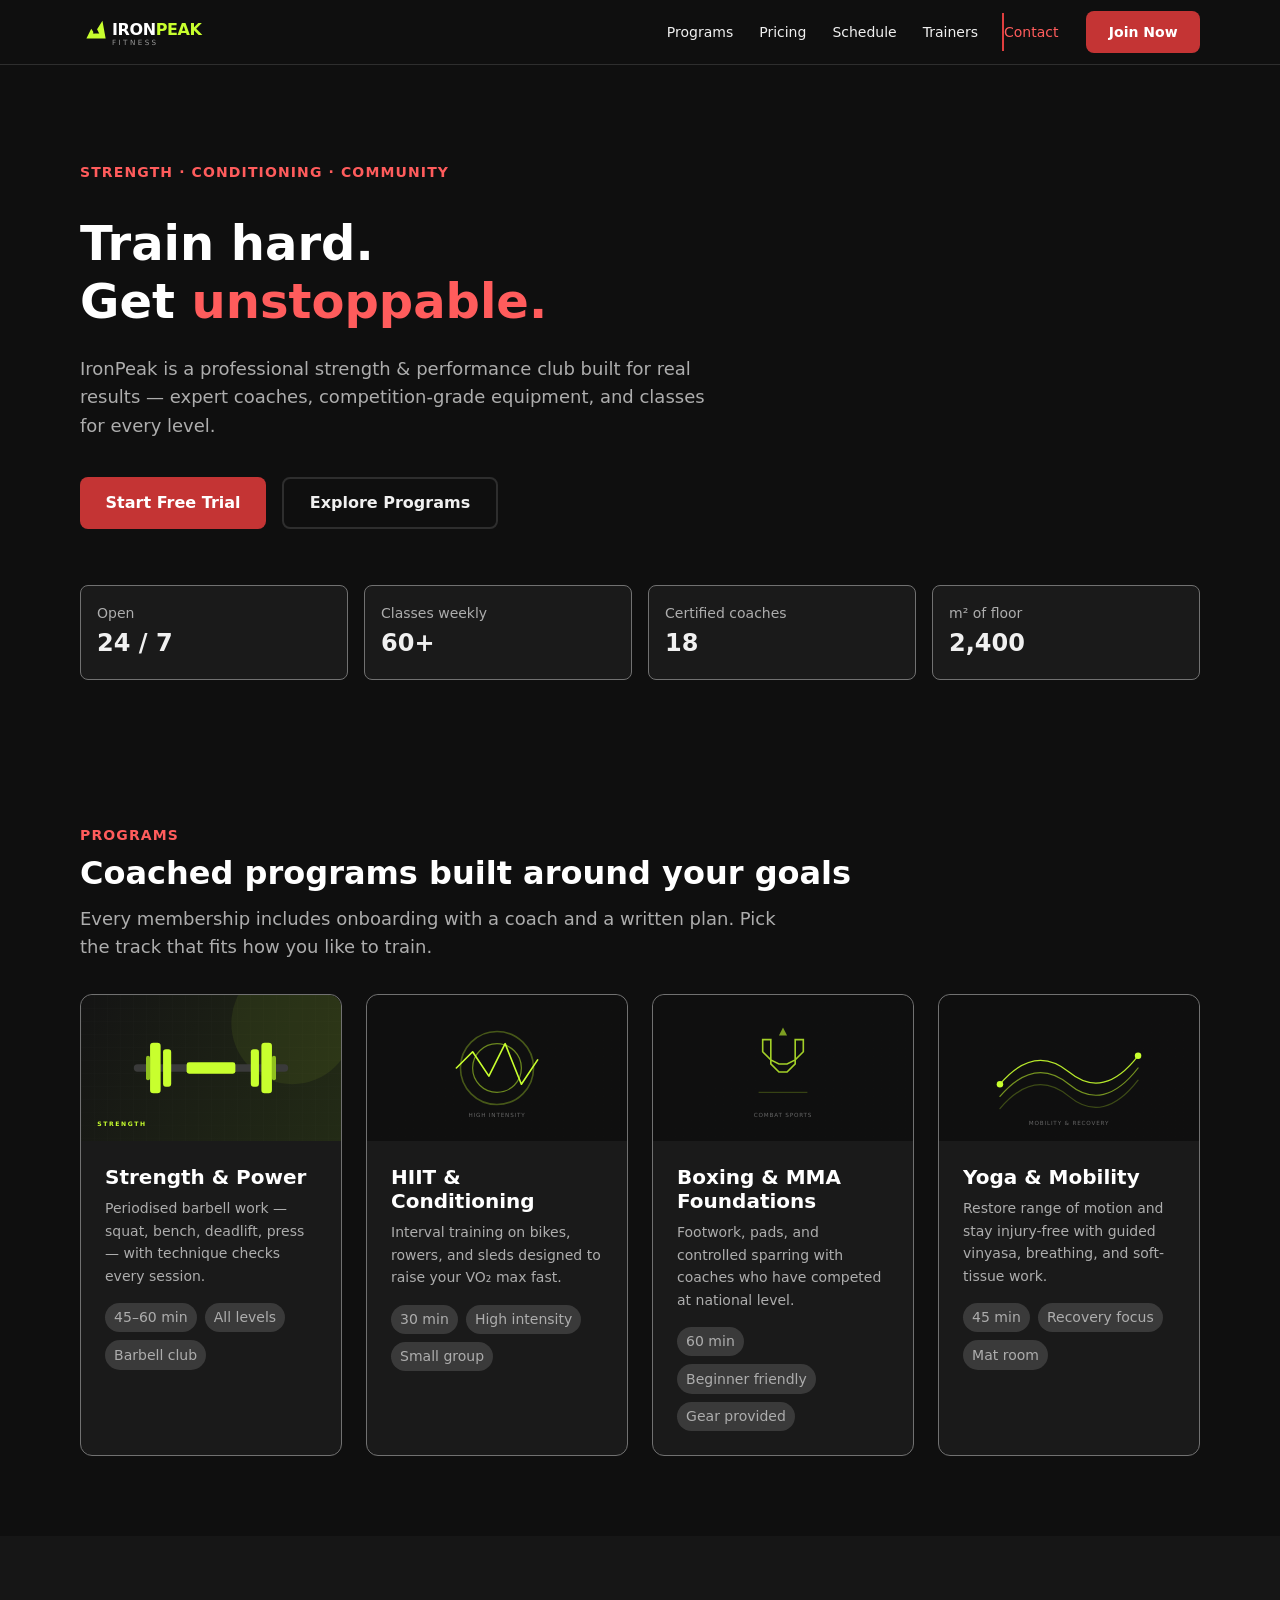
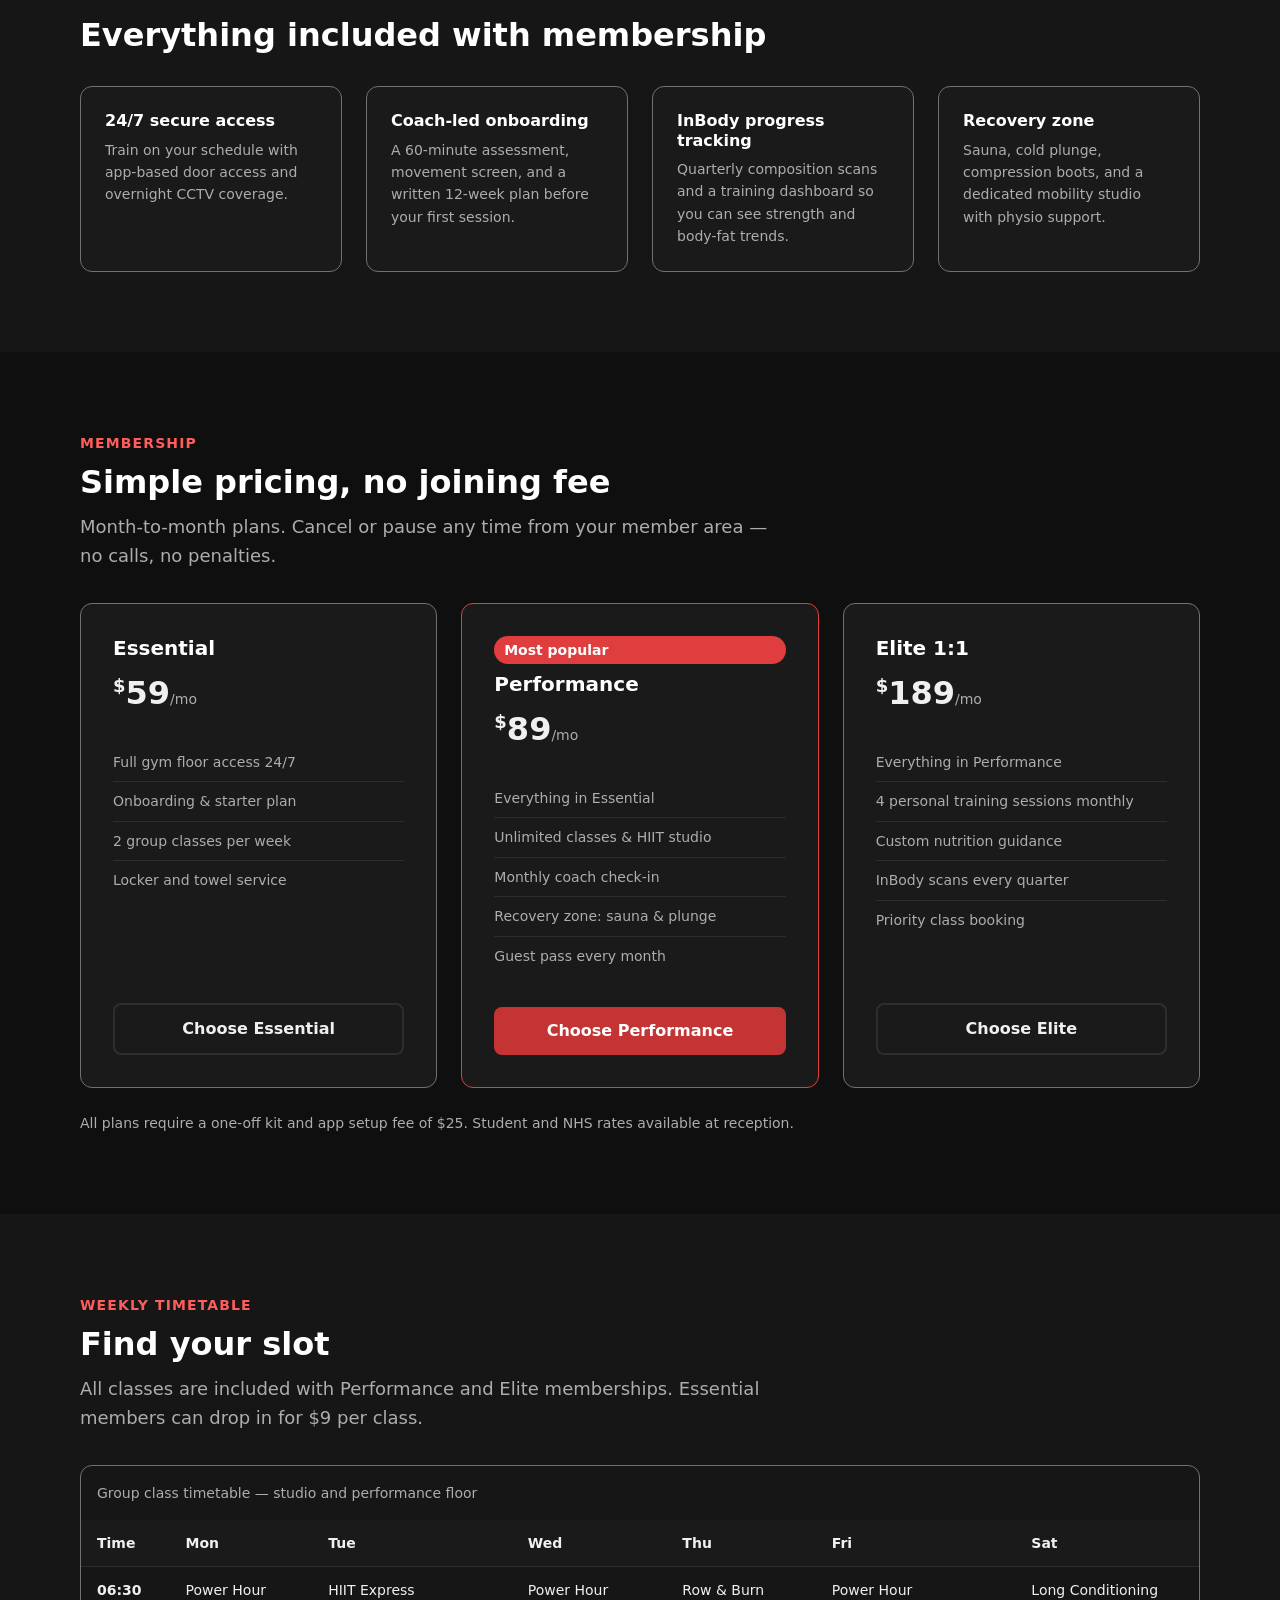
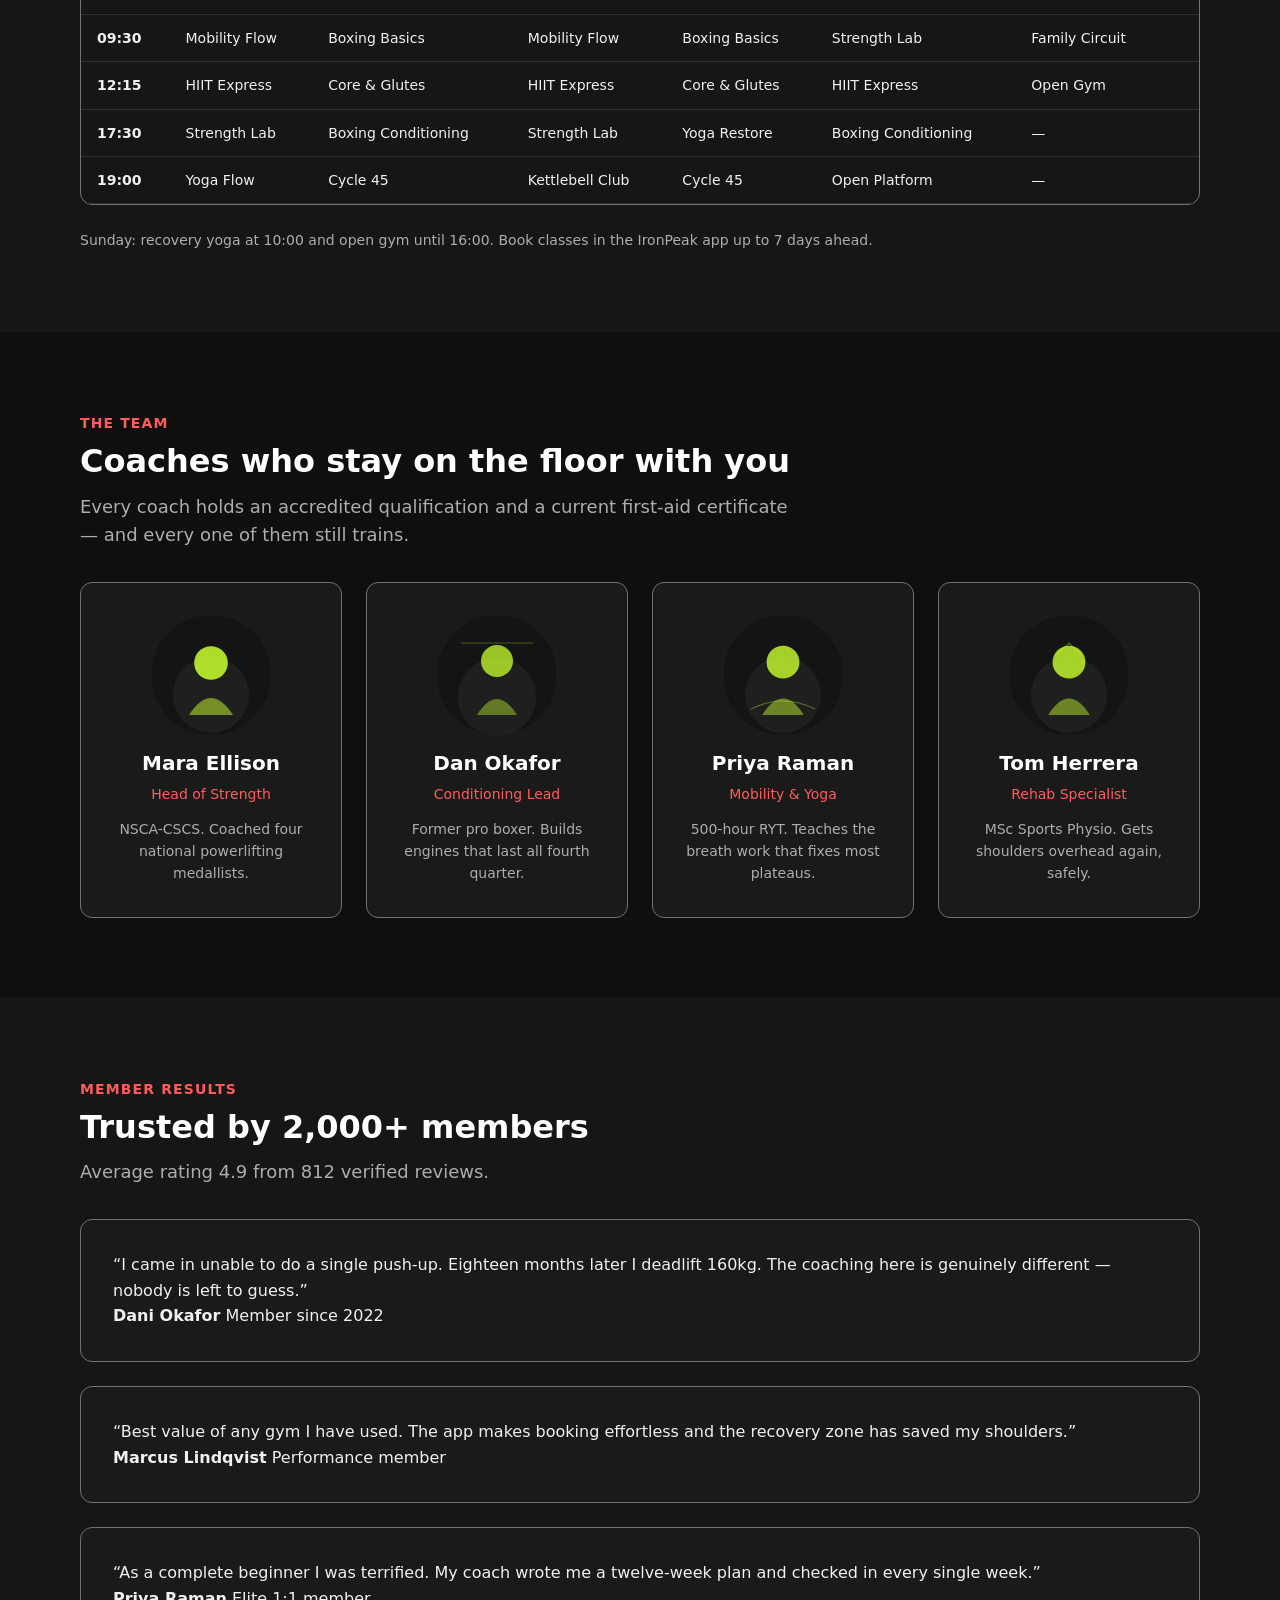
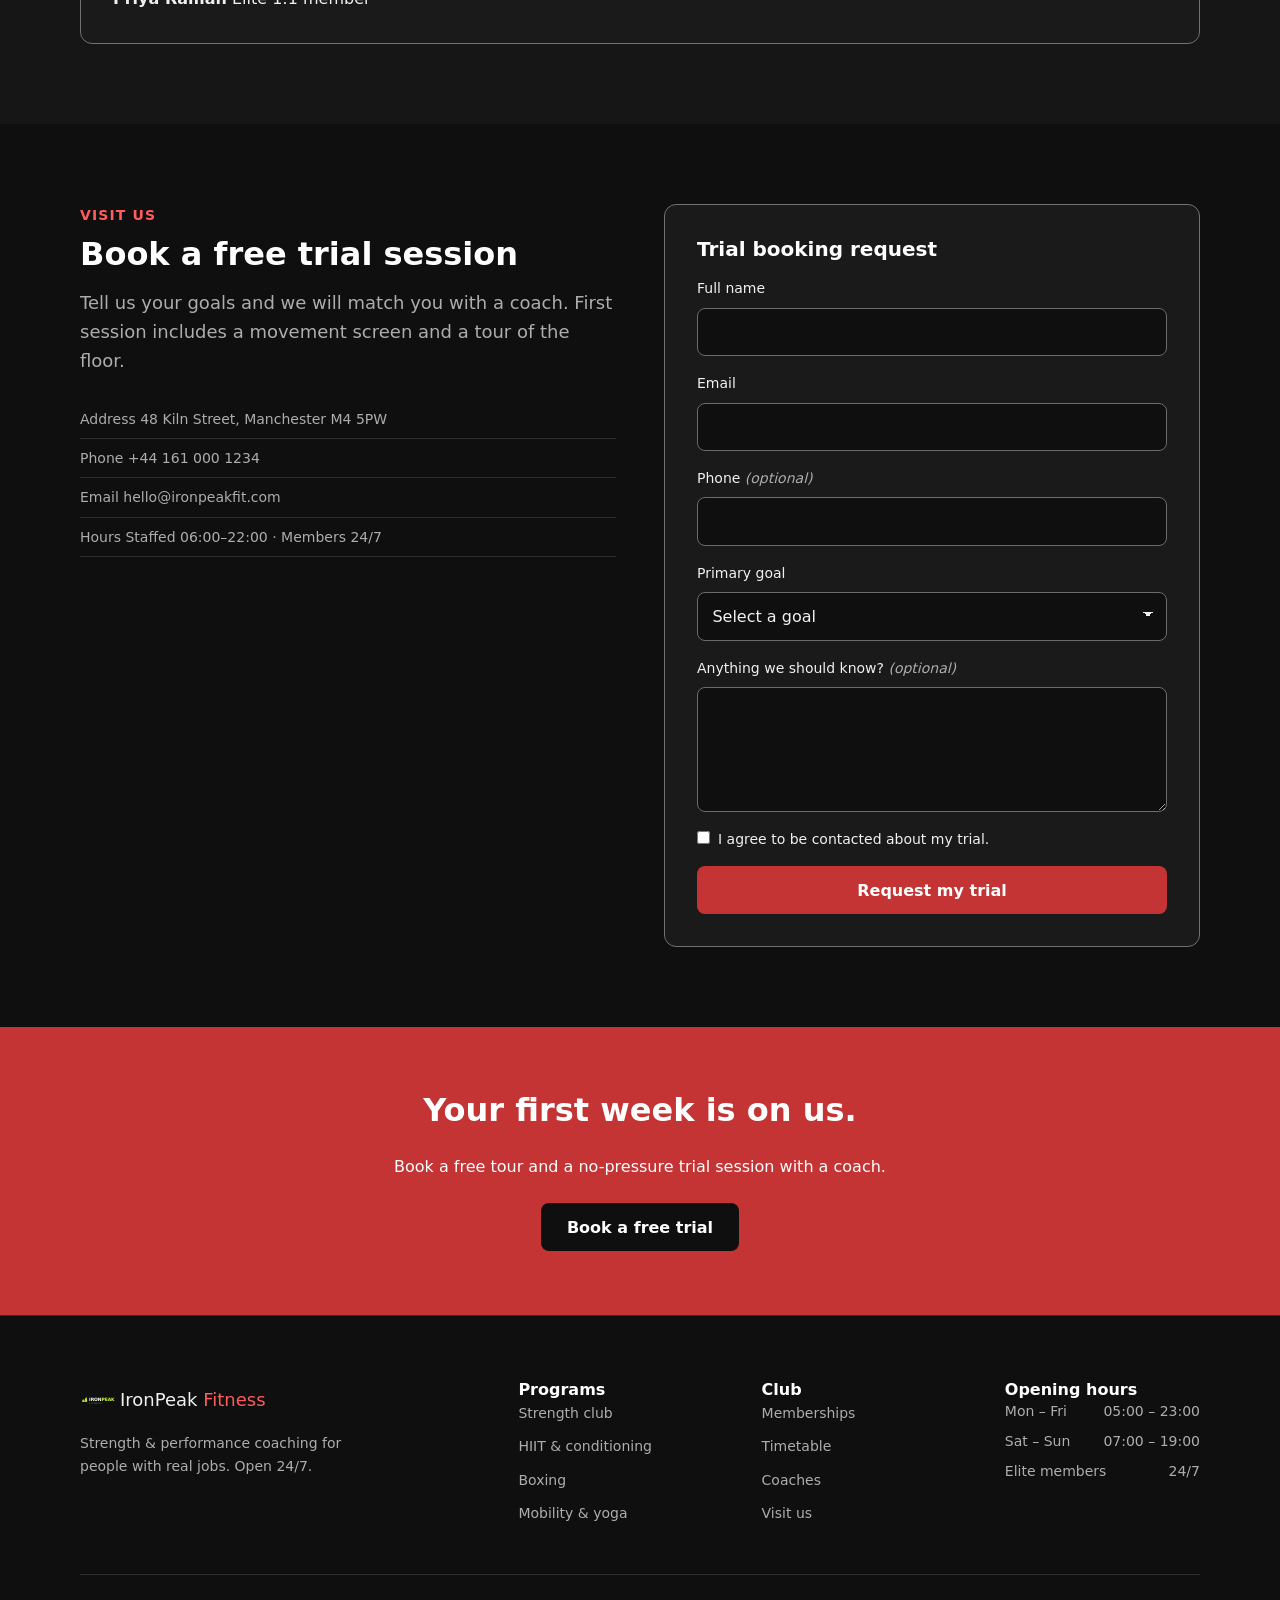
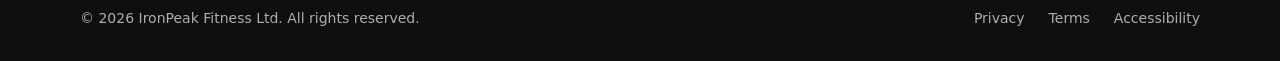
<file: index.html>
<!DOCTYPE html>
<html lang="en">
<head>
  <meta charset="UTF-8">
  <meta name="viewport" content="width=device-width, initial-scale=1.0">
  <title>IronPeak Fitness — Strength &amp; Performance Club</title>
  <meta name="description" content="IronPeak Fitness is a professional strength and performance gym offering coached strength training, HIIT, yoga, boxing, and 24/7 access. Book a free trial today.">
  <meta property="og:title" content="IronPeak Fitness — Strength &amp; Performance Club">
  <meta property="og:description" content="Coached training, world-class equipment, and a community that pushes you further. Free 3-day trial.">
  <meta property="og:type" content="website">
  <link rel="icon" type="image/svg+xml" href="assets/img/logo-mark.svg">
  <link rel="preconnect" href="https://fonts.googleapis.com">
  <link rel="stylesheet" href="styles.css">
</head>
<body>
  <a class="skip-link" href="#main">Skip to main content</a>

  <header class="site-header" id="top">
    <div class="container header-inner">
      <a class="brand" href="#top" aria-label="IronPeak Fitness home">
        <img src="assets/img/logo.svg" alt="IronPeak Fitness" width="176" height="40" class="brand-img">
      </a>

      <nav class="main-nav" id="main-nav" aria-label="Primary">
        <ul class="nav-list">
          <li><a href="#programs">Programs</a></li>
          <li><a href="#pricing">Pricing</a></li>
          <li><a href="#schedule">Schedule</a></li>
          <li><a href="#trainers">Trainers</a></li>
          <li><a href="#contact">Contact</a></li>
        </ul>
        <a class="btn btn-primary nav-cta" href="#pricing">Join Now</a>
      </nav>

      <button id="nav-toggle" class="nav-toggle" type="button" aria-expanded="false" aria-controls="main-nav" aria-label="Open menu">
        <span class="nav-toggle-bar"></span>
        <span class="nav-toggle-bar"></span>
        <span class="nav-toggle-bar"></span>
      </button>
    </div>
  </header>

  <main id="main">
    <!-- ============ HERO ============ -->
    <section class="hero" aria-labelledby="hero-heading">
      <div class="container hero-inner">
        <p class="eyebrow">Strength · Conditioning · Community</p>
        <h1 id="hero-heading">Train hard.<br>Get <span class="accent">unstoppable.</span></h1>
        <p class="hero-lede">
          IronPeak is a professional strength &amp; performance club built for real results —
          expert coaches, competition-grade equipment, and classes for every level.
        </p>
        <div class="hero-actions">
          <a class="btn btn-primary" href="#contact">Start Free Trial</a>
          <a class="btn btn-ghost" href="#programs">Explore Programs</a>
        </div>
        <dl class="hero-stats" aria-label="Club highlights">
          <div>
            <dt>Open</dt>
            <dd>24 / 7</dd>
          </div>
          <div>
            <dt>Classes weekly</dt>
            <dd>60+</dd>
          </div>
          <div>
            <dt>Certified coaches</dt>
            <dd>18</dd>
          </div>
          <div>
            <dt>m² of floor</dt>
            <dd>2,400</dd>
          </div>
        </dl>
      </div>
    </section>
    <section id="programs" class="section" aria-labelledby="programs-title">
      <div class="container">
        <p class="eyebrow">Programs</p>
        <h2 id="programs-title">Coached programs built around your goals</h2>
        <p class="section-lead">Every membership includes onboarding with a coach and a written plan. Pick the track that fits how you like to train.</p>

        <div class="grid grid-programs">
          <article class="card program-card">
            <img class="program-thumb" src="assets/img/program-strength.svg" alt="" width="640" height="360" loading="lazy">
            <div class="card-body">
              <h3>Strength &amp; Power</h3>
              <p>Periodised barbell work — squat, bench, deadlift, press — with technique checks every session.</p>
              <ul class="tag-list">
                <li>45–60 min</li>
                <li>All levels</li>
                <li>Barbell club</li>
              </ul>
            </div>
          </article>

          <article class="card program-card">
            <img class="program-thumb" src="assets/img/program-hiit.svg" alt="" width="640" height="360" loading="lazy">
            <div class="card-body">
              <h3>HIIT &amp; Conditioning</h3>
              <p>Interval training on bikes, rowers, and sleds designed to raise your VO₂ max fast.</p>
              <ul class="tag-list">
                <li>30 min</li>
                <li>High intensity</li>
                <li>Small group</li>
              </ul>
            </div>
          </article>

          <article class="card program-card">
            <img class="program-thumb" src="assets/img/program-boxing.svg" alt="" width="640" height="360" loading="lazy">
            <div class="card-body">
              <h3>Boxing &amp; MMA Foundations</h3>
              <p>Footwork, pads, and controlled sparring with coaches who have competed at national level.</p>
              <ul class="tag-list">
                <li>60 min</li>
                <li>Beginner friendly</li>
                <li>Gear provided</li>
              </ul>
            </div>
          </article>

          <article class="card program-card">
            <img class="program-thumb" src="assets/img/program-mobility.svg" alt="" width="640" height="360" loading="lazy">
            <div class="card-body">
              <h3>Yoga &amp; Mobility</h3>
              <p>Restore range of motion and stay injury-free with guided vinyasa, breathing, and soft-tissue work.</p>
              <ul class="tag-list">
                <li>45 min</li>
                <li>Recovery focus</li>
                <li>Mat room</li>
              </ul>
            </div>
          </article>
        </div>
      </div>
    </section>

    <section class="section section-alt" aria-labelledby="features-title">
      <div class="container">
        <h2 id="features-title">Everything included with membership</h2>
        <ul class="feature-grid">
          <li class="feature">
            <h3>24/7 secure access</h3>
            <p>Train on your schedule with app-based door access and overnight CCTV coverage.</p>
          </li>
          <li class="feature">
            <h3>Coach-led onboarding</h3>
            <p>A 60-minute assessment, movement screen, and a written 12-week plan before your first session.</p>
          </li>
          <li class="feature">
            <h3>InBody progress tracking</h3>
            <p>Quarterly composition scans and a training dashboard so you can see strength and body-fat trends.</p>
          </li>
          <li class="feature">
            <h3>Recovery zone</h3>
            <p>Sauna, cold plunge, compression boots, and a dedicated mobility studio with physio support.</p>
          </li>
        </ul>
      </div>
    </section>

    <section id="pricing" class="section" aria-labelledby="pricing-title">
      <div class="container">
        <p class="eyebrow">Membership</p>
        <h2 id="pricing-title">Simple pricing, no joining fee</h2>
        <p class="section-lead">Month-to-month plans. Cancel or pause any time from your member area — no calls, no penalties.</p>

        <div class="grid grid-pricing">
          <article class="card price-card">
            <h3>Essential</h3>
            <p class="price"><span class="currency">$</span>59<span class="period">/mo</span></p>
            <ul class="plan-features">
              <li>Full gym floor access 24/7</li>
              <li>Onboarding &amp; starter plan</li>
              <li>2 group classes per week</li>
              <li>Locker and towel service</li>
            </ul>
            <a class="btn btn-ghost" href="#contact">Choose Essential</a>
          </article>

          <article class="card price-card featured" aria-label="Performance plan, most popular">
            <p class="badge">Most popular</p>
            <h3>Performance</h3>
            <p class="price"><span class="currency">$</span>89<span class="period">/mo</span></p>
            <ul class="plan-features">
              <li>Everything in Essential</li>
              <li>Unlimited classes &amp; HIIT studio</li>
              <li>Monthly coach check-in</li>
              <li>Recovery zone: sauna &amp; plunge</li>
              <li>Guest pass every month</li>
            </ul>
            <a class="btn btn-primary" href="#contact">Choose Performance</a>
          </article>

          <article class="card price-card">
            <h3>Elite 1:1</h3>
            <p class="price"><span class="currency">$</span>189<span class="period">/mo</span></p>
            <ul class="plan-features">
              <li>Everything in Performance</li>
              <li>4 personal training sessions monthly</li>
              <li>Custom nutrition guidance</li>
              <li>InBody scans every quarter</li>
              <li>Priority class booking</li>
            </ul>
            <a class="btn btn-ghost" href="#contact">Choose Elite</a>
          </article>
        </div>
        <p class="fine-print">All plans require a one-off kit and app setup fee of $25. Student and NHS rates available at reception.</p>
      </div>
    </section>
    <section id="schedule" class="section section-alt" aria-labelledby="schedule-title">
      <div class="container">
        <p class="eyebrow">Weekly timetable</p>
        <h2 id="schedule-title">Find your slot</h2>
        <p class="section-lead">All classes are included with Performance and Elite memberships. Essential members can drop in for $9 per class.</p>
        <div class="table-wrap">
          <table class="schedule-table">
            <caption>Group class timetable — studio and performance floor</caption>
            <thead>
              <tr>
                <th scope="col">Time</th>
                <th scope="col">Mon</th>
                <th scope="col">Tue</th>
                <th scope="col">Wed</th>
                <th scope="col">Thu</th>
                <th scope="col">Fri</th>
                <th scope="col">Sat</th>
              </tr>
            </thead>
            <tbody>
              <tr>
                <th scope="row">06:30</th>
                <td>Power Hour</td>
                <td>HIIT Express</td>
                <td>Power Hour</td>
                <td>Row &amp; Burn</td>
                <td>Power Hour</td>
                <td>Long Conditioning</td>
              </tr>
              <tr>
                <th scope="row">09:30</th>
                <td>Mobility Flow</td>
                <td>Boxing Basics</td>
                <td>Mobility Flow</td>
                <td>Boxing Basics</td>
                <td>Strength Lab</td>
                <td>Family Circuit</td>
              </tr>
              <tr>
                <th scope="row">12:15</th>
                <td>HIIT Express</td>
                <td>Core &amp; Glutes</td>
                <td>HIIT Express</td>
                <td>Core &amp; Glutes</td>
                <td>HIIT Express</td>
                <td>Open Gym</td>
              </tr>
              <tr>
                <th scope="row">17:30</th>
                <td>Strength Lab</td>
                <td>Boxing Conditioning</td>
                <td>Strength Lab</td>
                <td>Yoga Restore</td>
                <td>Boxing Conditioning</td>
                <td>—</td>
              </tr>
              <tr>
                <th scope="row">19:00</th>
                <td>Yoga Flow</td>
                <td>Cycle 45</td>
                <td>Kettlebell Club</td>
                <td>Cycle 45</td>
                <td>Open Platform</td>
                <td>—</td>
              </tr>
            </tbody>
          </table>
        </div>
        <p class="fine-print">Sunday: recovery yoga at 10:00 and open gym until 16:00. Book classes in the IronPeak app up to 7 days ahead.</p>
      </div>
    </section>
    <section id="trainers" class="section" aria-labelledby="trainers-title">
      <div class="container">
        <header class="section-head">
          <p class="eyebrow">The team</p>
          <h2 id="trainers-title">Coaches who stay on the floor with you</h2>
          <p class="section-lead">Every coach holds an accredited qualification and a current first-aid certificate — and every one of them still trains.</p>
        </header>
        <div class="grid grid-4">
          <article class="card trainer-card">
            <img class="trainer-img" src="assets/img/trainer-strength.svg" alt="Illustrated portrait of Mara Ellison" width="300" height="300" loading="lazy">
            <h3>Mara Ellison</h3>
            <p class="role">Head of Strength</p>
            <p class="bio">NSCA-CSCS. Coached four national powerlifting medallists.</p>
          </article>
          <article class="card trainer-card">
            <img class="trainer-img" src="assets/img/trainer-conditioning.svg" alt="Illustrated portrait of Dan Okafor" width="300" height="300" loading="lazy">
            <h3>Dan Okafor</h3>
            <p class="role">Conditioning Lead</p>
            <p class="bio">Former pro boxer. Builds engines that last all fourth quarter.</p>
          </article>
          <article class="card trainer-card">
            <img class="trainer-img" src="assets/img/trainer-yoga.svg" alt="Illustrated portrait of Priya Raman" width="300" height="300" loading="lazy">
            <h3>Priya Raman</h3>
            <p class="role">Mobility &amp; Yoga</p>
            <p class="bio">500-hour RYT. Teaches the breath work that fixes most plateaus.</p>
          </article>
          <article class="card trainer-card">
            <img class="trainer-img" src="assets/img/trainer-rehab.svg" alt="Illustrated portrait of Tom Herrera" width="300" height="300" loading="lazy">
            <h3>Tom Herrera</h3>
            <p class="role">Rehab Specialist</p>
            <p class="bio">MSc Sports Physio. Gets shoulders overhead again, safely.</p>
          </article>
        </div>
      </div>
    </section>
    <!-- ============ TESTIMONIALS ============ -->
    <section id="testimonials" class="section section-alt" aria-labelledby="reviews-title">
      <div class="container">
        <header class="section-head">
          <p class="eyebrow">Member results</p>
          <h2 id="reviews-title">Trusted by 2,000+ members</h2>
          <p class="section-lead">Average rating 4.9 from 812 verified reviews.</p>
        </header>
        <div class="review-grid">
          <figure class="card review">
            <blockquote>&ldquo;I came in unable to do a single push-up. Eighteen months later I deadlift 160kg. The coaching here is genuinely different — nobody is left to guess.&rdquo;</blockquote>
            <figcaption><strong>Dani Okafor</strong> <span>Member since 2022</span></figcaption>
          </figure>
          <figure class="card review">
            <blockquote>&ldquo;Best value of any gym I have used. The app makes booking effortless and the recovery zone has saved my shoulders.&rdquo;</blockquote>
            <figcaption><strong>Marcus Lindqvist</strong> <span>Performance member</span></figcaption>
          </figure>
          <figure class="card review">
            <blockquote>&ldquo;As a complete beginner I was terrified. My coach wrote me a twelve-week plan and checked in every single week.&rdquo;</blockquote>
            <figcaption><strong>Priya Raman</strong> <span>Elite 1:1 member</span></figcaption>
          </figure>
        </div>
      </div>
    </section>
    <!-- ============ CONTACT ============ -->
    <section id="contact" class="section" aria-labelledby="contact-title">
      <div class="container contact-grid">
        <div class="contact-intro">
          <p class="eyebrow">Visit us</p>
          <h2 id="contact-title">Book a free trial session</h2>
          <p class="section-lead">Tell us your goals and we will match you with a coach. First session includes a movement screen and a tour of the floor.</p>
          <ul class="contact-list">
            <li><span>Address</span> 48 Kiln Street, Manchester M4 5PW</li>
            <li><span>Phone</span> <a href="tel:+441610001234">+44 161 000 1234</a></li>
            <li><span>Email</span> <a href="mailto:hello@ironpeakfit.com">hello@ironpeakfit.com</a></li>
            <li><span>Hours</span> Staffed 06:00&ndash;22:00 &middot; Members 24/7</li>
          </ul>
        </div>
        <form class="card contact-form" id="trial-form" action="#" method="post" novalidate>
          <h3>Trial booking request</h3>
          <div class="field">
            <label for="name">Full name</label>
            <input id="name" name="name" type="text" autocomplete="name" minlength="2" required aria-describedby="name-error">
            <p class="error" id="name-error" hidden>Please enter your name.</p>
          </div>
          <div class="field">
            <label for="email">Email</label>
            <input id="email" name="email" type="email" autocomplete="email" required aria-describedby="email-error">
            <p class="error" id="email-error" hidden>Please enter a valid email address.</p>
          </div>
          <div class="field">
            <label for="phone">Phone <span class="optional">(optional)</span></label>
            <input id="phone" name="phone" type="tel" autocomplete="tel" pattern="[0-9+()\- ]{7,16}" aria-describedby="phone-error">
            <p class="error" id="phone-error" hidden>Please enter a valid phone number.</p>
          </div>
          <div class="field">
            <label for="goal">Primary goal</label>
            <select id="goal" name="goal" required aria-describedby="goal-error">
              <option value="">Select a goal</option>
              <option>Build strength</option>
              <option>Lose fat</option>
              <option>General fitness</option>
              <option>Sport performance</option>
            </select>
            <p class="error" id="goal-error" hidden>Please choose a goal.</p>
          </div>
          <div class="field">
            <label for="message">Anything we should know? <span class="optional">(optional)</span></label>
            <textarea id="message" name="message" rows="4" maxlength="500"></textarea>
          </div>
          <div class="field checkbox-field">
            <input id="consent" name="consent" type="checkbox" required aria-describedby="consent-error">
            <label for="consent">I agree to be contacted about my trial.</label>
          </div>
          <p class="error" id="consent-error" hidden>Please tick the box so we can reply.</p>
          <button class="btn btn-primary" type="submit">Request my trial</button>
          <p class="form-status" id="form-status" role="status" aria-live="polite"></p>
        </form>
      </div>
    </section>

    <!-- ============ CTA BAND ============ -->
    <section class="cta-band" aria-labelledby="cta-title">
      <div class="container cta-inner">
        <h2 id="cta-title">Your first week is on us.</h2>
        <p>Book a free tour and a no-pressure trial session with a coach.</p>
        <a class="btn btn-primary" href="#contact">Book a free trial</a>
      </div>
    </section>
  </main>

  <!-- ============ FOOTER ============ -->
  <footer class="site-footer">
    <div class="container footer-grid">
      <div class="footer-brand">
        <a class="brand" href="#top">
          <img class="brand-mark" src="assets/img/logo.svg" alt="" width="40" height="40">
          <span class="brand-name">IronPeak <span class="brand-accent">Fitness</span></span>
        </a>
        <p>Strength &amp; performance coaching for people with real jobs. Open 24/7.</p>
      </div>
      <nav class="footer-col" aria-label="Programs">
        <h2 class="h6">Programs</h2>
        <ul>
          <li><a href="#programs">Strength club</a></li>
          <li><a href="#programs">HIIT &amp; conditioning</a></li>
          <li><a href="#programs">Boxing</a></li>
          <li><a href="#programs">Mobility &amp; yoga</a></li>
        </ul>
      </nav>
      <nav class="footer-col" aria-label="Club">
        <h2 class="h6">Club</h2>
        <ul>
          <li><a href="#pricing">Memberships</a></li>
          <li><a href="#schedule">Timetable</a></li>
          <li><a href="#trainers">Coaches</a></li>
          <li><a href="#contact">Visit us</a></li>
        </ul>
      </nav>
      <div class="footer-col">
        <h2 class="h6">Opening hours</h2>
        <ul class="hours">
          <li><span>Mon – Fri</span><span>05:00 – 23:00</span></li>
          <li><span>Sat – Sun</span><span>07:00 – 19:00</span></li>
          <li><span>Elite members</span><span>24/7</span></li>
        </ul>
      </div>
    </div>
    <div class="container footer-bottom">
      <p>© <span data-year>2025</span> IronPeak Fitness Ltd. All rights reserved.</p>
      <ul class="footer-legal">
        <li><a href="#">Privacy</a></li>
        <li><a href="#">Terms</a></li>
        <li><a href="#">Accessibility</a></li>
      </ul>
    </div>
  </footer>

  <script src="main.js" defer></script>
</body>
</html>
</file>
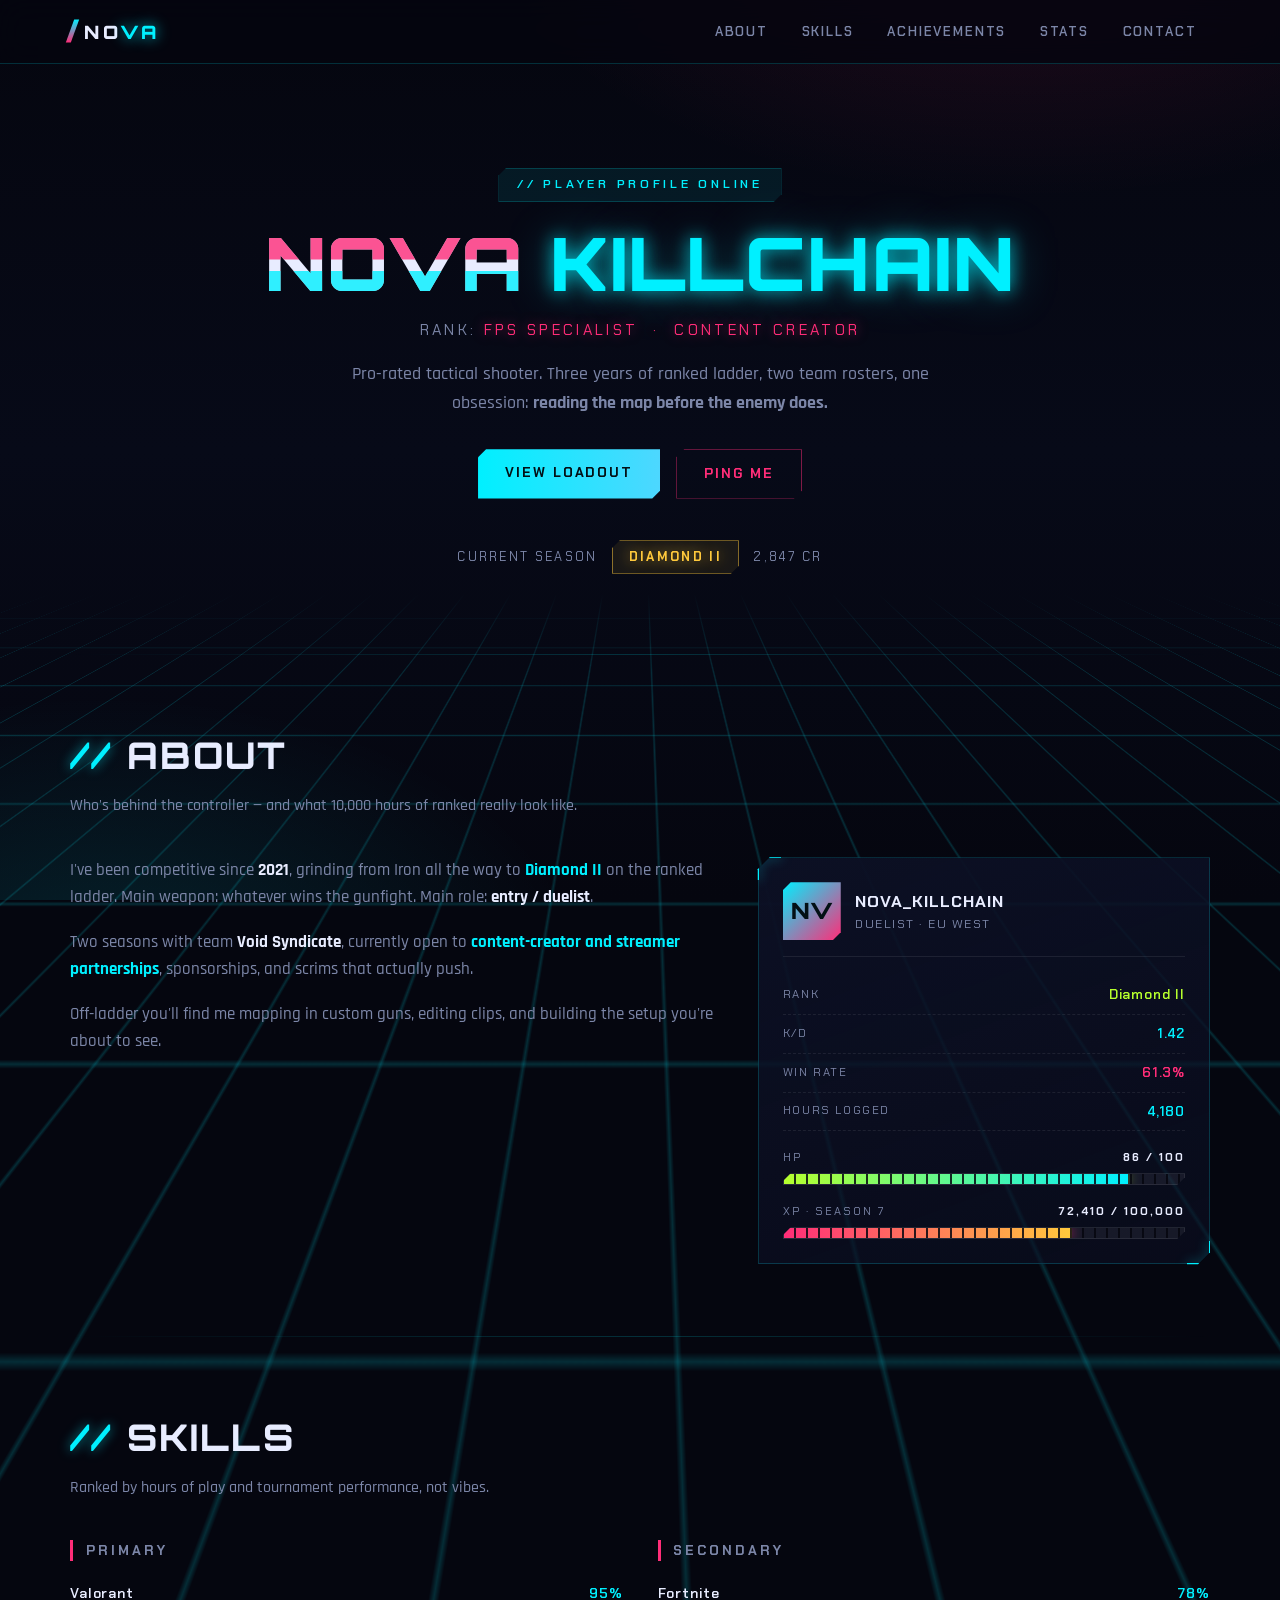
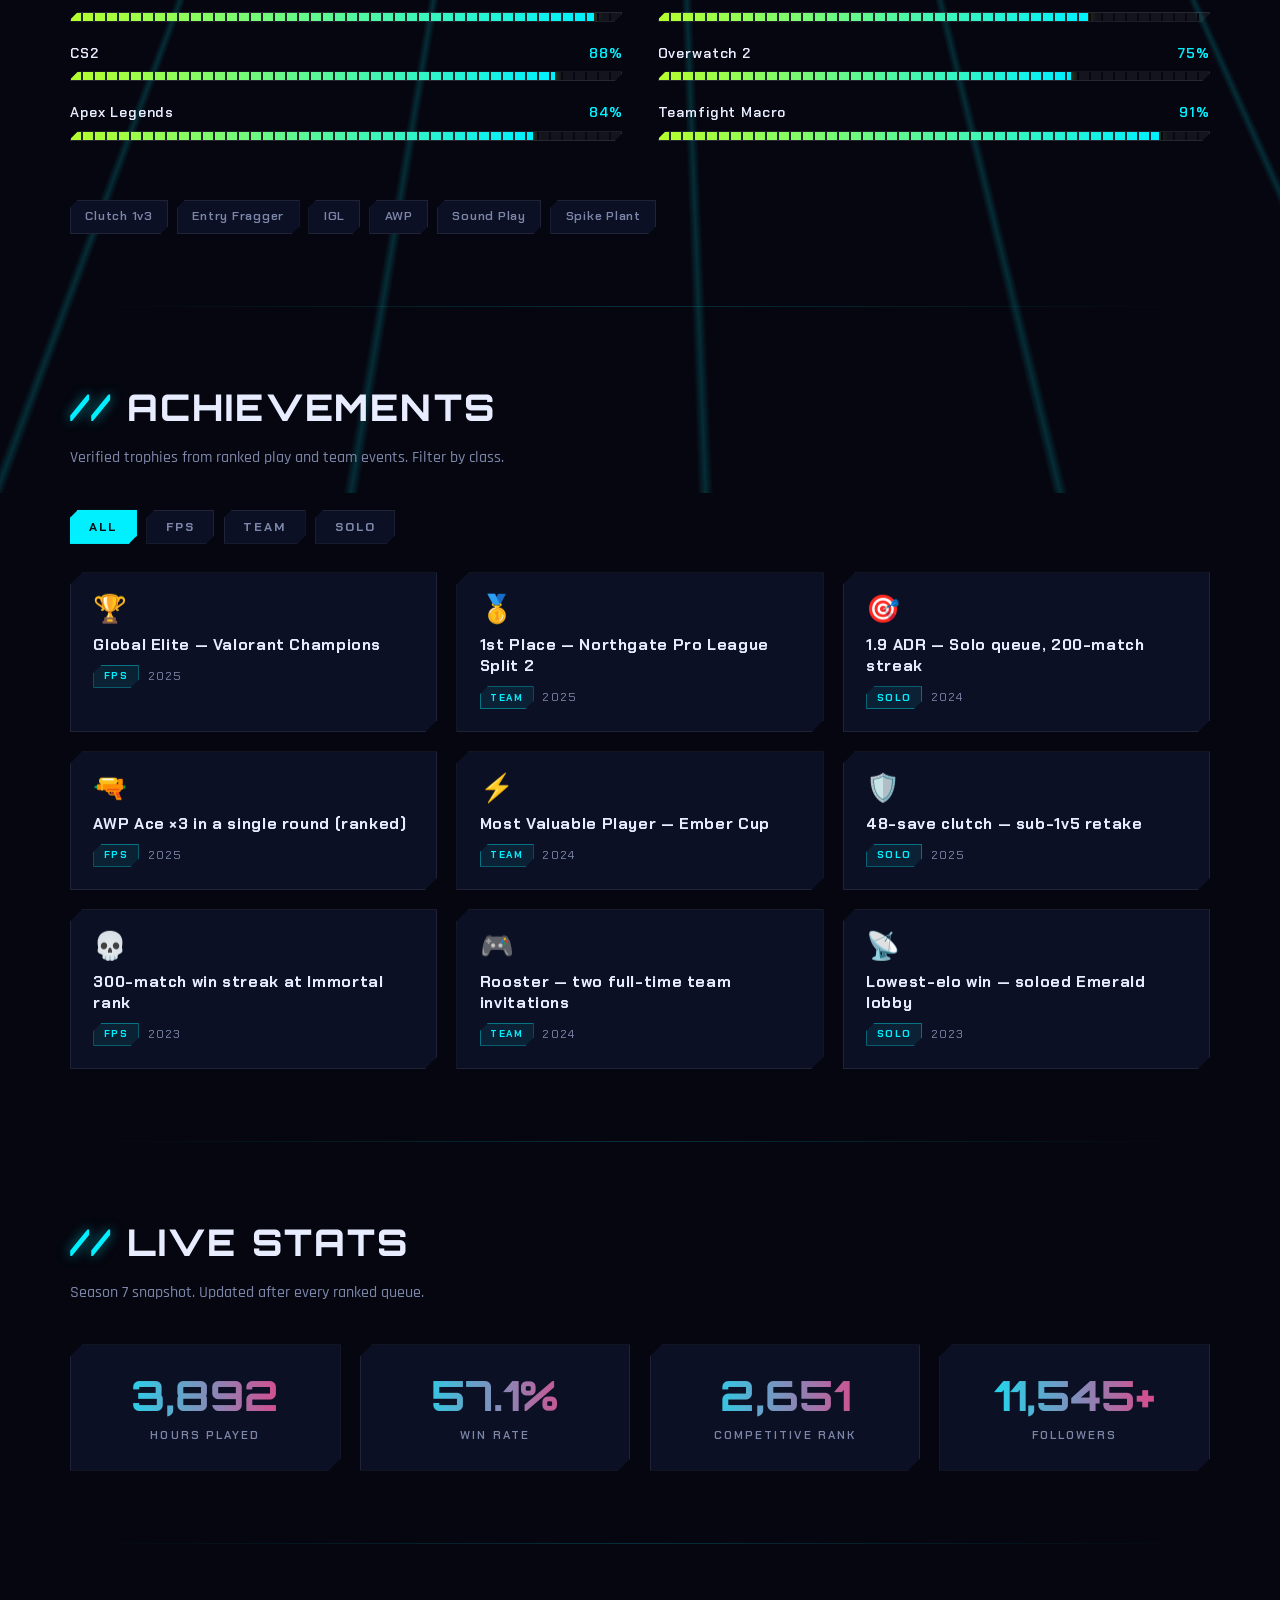
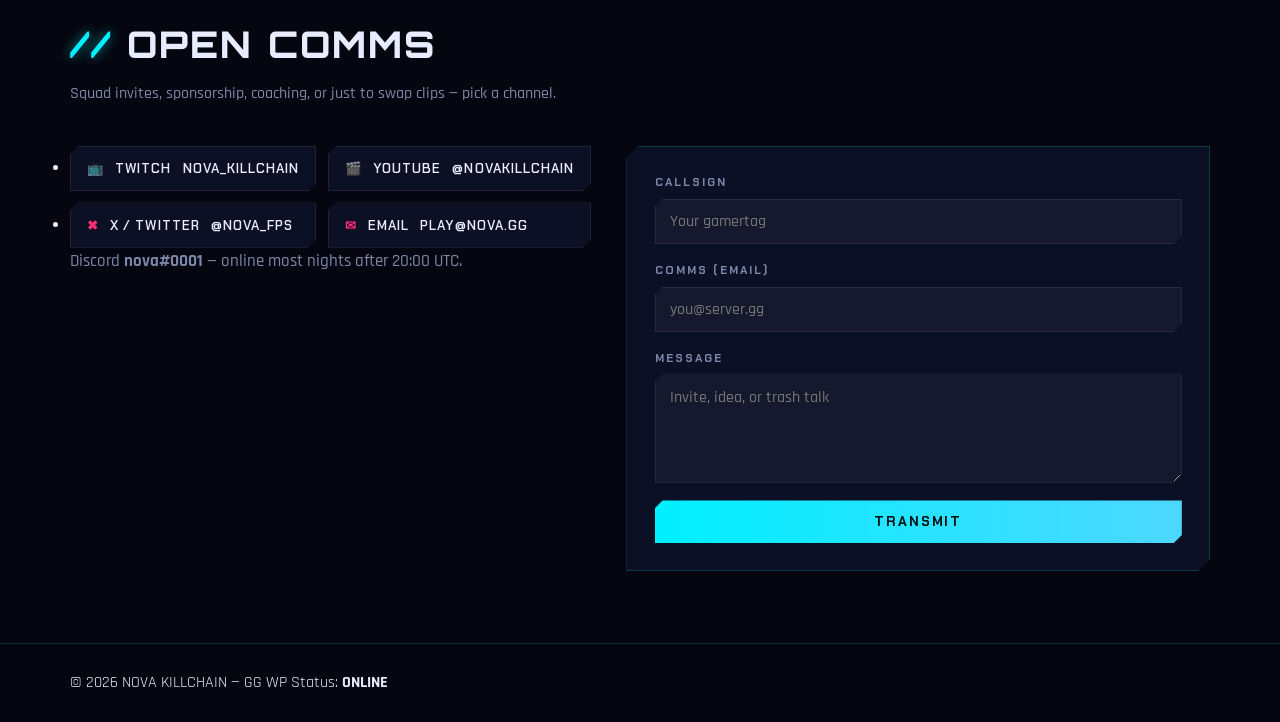
<file: gamer-portfolio/index.html>
<!DOCTYPE html>
<html lang="en">
<head>
  <meta charset="UTF-8" />
  <meta name="viewport" content="width=device-width, initial-scale=1.0" />
  <meta name="description" content="NOVA — professional gamer, FPS specialist, and content creator. Ranked achievements, stats, and contact." />
  <title>Gamer Portfolio</title>
  <link rel="preconnect" href="https://fonts.googleapis.com" />
  <link rel="preconnect" href="https://fonts.gstatic.com" crossorigin />
  <link href="https://fonts.googleapis.com/css2?family=Chakra+Petch:wght@400;500;600;700&family=Orbitron:wght@600;700;800;900&family=Rajdhani:wght@400;500;600;700&display=swap" rel="stylesheet" />
  <style>
    :root {
      --bg: #05060f;
      --bg-2: #0a0d1f;
      --panel: #0c1024;
      --line: rgba(0, 240, 255, 0.18);
      --line-soft: rgba(255, 255, 255, 0.08);
      --text: #e8ecff;
      --muted: #7c86a8;
      --cyan: #00f0ff;
      --magenta: #ff2d78;
      --lime: #b6ff2d;
      --gold: #ffc93c;
      --accent-soft: rgba(0, 240, 255, 0.08);
      --max-w: 1140px;
      --cut: polygon(12px 0, 100% 0, 100% calc(100% - 12px), calc(100% - 12px) 100%, 0 100%, 0 12px);
      --cut-sm: polygon(8px 0, 100% 0, 100% calc(100% - 8px), calc(100% - 8px) 100%, 0 100%, 0 8px);
      --font-display: "Orbitron", "Segoe UI", sans-serif;
      --font-hud: "Chakra Petch", "Segoe UI", monospace;
      --font-body: "Rajdhani", "Segoe UI", sans-serif;
    }

    * { margin: 0; padding: 0; box-sizing: border-box; }
    html { scroll-behavior: smooth; }

    body {
      font-family: var(--font-body);
      font-size: 1.02rem;
      color: var(--text);
      background: var(--bg);
      line-height: 1.6;
      min-height: 100vh;
      overflow-x: hidden;
    }

    /* ===== Animated arena background ===== */
    body::before {
      content: "";
      position: fixed;
      inset: 0;
      z-index: -2;
      background:
        radial-gradient(900px 480px at 80% -10%, rgba(255, 45, 120, 0.13), transparent 60%),
        radial-gradient(800px 460px at 8% 108%, rgba(0, 240, 255, 0.12), transparent 60%),
        linear-gradient(180deg, #05060f 0%, #070a18 50%, #05060f 100%);
    }
    /* perspective grid floor */
    body::after {
      content: "";
      position: fixed;
      left: -50%;
      right: -50%;
      bottom: -12%;
      height: 46%;
      z-index: -1;
      background:
        linear-gradient(rgba(0, 240, 255, 0.16) 1px, transparent 1px),
        linear-gradient(90deg, rgba(0, 240, 255, 0.16) 1px, transparent 1px);
      background-size: 46px 46px;
      transform: perspective(420px) rotateX(62deg);
      transform-origin: center top;
      animation: gridscroll 16s linear infinite;
      mask-image: linear-gradient(180deg, transparent, #000 32%);
      -webkit-mask-image: linear-gradient(180deg, transparent, #000 32%);
      pointer-events: none;
    }
    @keyframes gridscroll {
      from { background-position: 0 0, 0 0; }
      to { background-position: 0 46px, 46px 0; }
    }

    /* CRT scanlines over everything */
    .scanlines {
      position: fixed;
      inset: 0;
      z-index: 90;
      pointer-events: none;
      background: repeating-linear-gradient(
        0deg,
        rgba(0, 0, 0, 0.14) 0px,
        rgba(0, 0, 0, 0.14) 1px,
        transparent 1px,
        transparent 4px
      );
      mix-blend-mode: multiply;
    }

    .container { width: min(var(--max-w), 92%); margin-inline: auto; }

    .skip-link {
      position: absolute;
      left: -9999px;
      background: var(--cyan);
      color: #031015;
      padding: 0.5rem 1rem;
      z-index: 100;
      font-weight: 600;
      clip-path: var(--cut-sm);
    }
    .skip-link:focus { left: 1rem; top: 1rem; }

    /* ============ Header ============ */
    .site-header {
      position: sticky;
      top: 0;
      z-index: 60;
      background: rgba(5, 6, 15, 0.82);
      backdrop-filter: blur(14px);
      border-bottom: 1px solid var(--line);
    }
    .nav {
      display: flex;
      align-items: center;
      justify-content: space-between;
      padding: 0.85rem 0;
      gap: 1rem;
    }
    .brand {
      font-family: var(--font-display);
      font-weight: 900;
      letter-spacing: 0.18em;
      font-size: 1.15rem;
      text-transform: uppercase;
      text-decoration: none;
      color: var(--text);
      position: relative;
      padding-left: 0.9rem;
    }
    .brand::before {
      content: "";
      position: absolute;
      left: 0;
      top: 50%;
      transform: translateY(-50%) skewX(-20deg);
      width: 5px;
      height: 1.25em;
      background: linear-gradient(180deg, var(--cyan), var(--magenta));
    }
    .brand span {
      color: var(--cyan);
      text-shadow: 0 0 14px rgba(0, 240, 255, 0.8);
    }
    .nav-links {
      display: flex;
      gap: 0.4rem;
      list-style: none;
      align-items: center;
    }
    .nav-links a {
      display: block;
      font-family: var(--font-hud);
      font-size: 0.82rem;
      font-weight: 600;
      letter-spacing: 0.14em;
      text-transform: uppercase;
      color: var(--muted);
      text-decoration: none;
      padding: 0.45rem 0.85rem;
      clip-path: var(--cut-sm);
      transition: color 0.18s, background 0.18s;
    }
    .nav-links a:hover, .nav-links a:focus-visible {
      color: var(--cyan);
      background: var(--accent-soft);
    }
    .nav-toggle {
      display: none;
      background: none;
      border: 1px solid var(--line);
      color: var(--cyan);
      font-size: 1.25rem;
      line-height: 1;
      padding: 0.3rem 0.55rem;
      cursor: pointer;
      clip-path: var(--cut-sm);
    }

    /* ============ HUD frame corners ============ */
    .hud-frame { position: relative; }
    .hud-frame::before,
    .hud-frame::after {
      content: "";
      position: absolute;
      width: 22px;
      height: 22px;
      border: 2px solid var(--cyan);
      pointer-events: none;
      filter: drop-shadow(0 0 6px rgba(0, 240, 255, 0.7));
    }
    .hud-frame::before { top: -2px; left: -2px; border-right: none; border-bottom: none; }
    .hud-frame::after { bottom: -2px; right: -2px; border-left: none; border-top: none; }

    /* ============ Hero ============ */
    .hero {
      position: relative;
      padding: 6.5rem 0 5rem;
      text-align: center;
    }
    .hero .tagline {
      display: inline-block;
      font-family: var(--font-hud);
      font-size: 0.78rem;
      font-weight: 600;
      letter-spacing: 0.3em;
      text-transform: uppercase;
      color: var(--cyan);
      border: 1px solid var(--line);
      background: var(--accent-soft);
      padding: 0.4rem 1.1rem;
      clip-path: var(--cut-sm);
      margin-bottom: 1.4rem;
    }
    .hero h1 {
      font-family: var(--font-display);
      font-weight: 900;
      font-size: clamp(2.6rem, 7vw, 4.6rem);
      line-height: 1.05;
      text-transform: uppercase;
      letter-spacing: 0.02em;
      margin-bottom: 1rem;
    }
    .hero h1 em {
      font-style: normal;
      color: var(--cyan);
      text-shadow:
        0 0 18px rgba(0, 240, 255, 0.75),
        0 0 46px rgba(0, 240, 255, 0.35);
    }
    /* glitch layers on the gamertag */
    .glitch {
      position: relative;
      display: inline-block;
    }
    .glitch::before,
    .glitch::after {
      content: attr(data-text);
      position: absolute;
      inset: 0;
      overflow: hidden;
      opacity: 0.8;
      pointer-events: none;
    }
    .glitch::before {
      color: var(--magenta);
      animation: glitch-a 2.8s infinite steps(2, end);
      clip-path: inset(0 0 55% 0);
    }
    .glitch::after {
      color: var(--cyan);
      animation: glitch-b 3.4s infinite steps(2, end);
      clip-path: inset(60% 0 0 0);
    }
    @keyframes glitch-a {
      0%, 92%, 100% { transform: none; opacity: 0; }
      93% { transform: translate(-4px, -2px); opacity: 0.9; }
      96% { transform: translate(3px, 1px); opacity: 0.9; }
    }
    @keyframes glitch-b {
      0%, 90%, 100% { transform: none; opacity: 0; }
      91% { transform: translate(4px, 2px); opacity: 0.9; }
      95% { transform: translate(-3px, -1px); opacity: 0.9; }
    }
    .hero .role-line {
      font-family: var(--font-hud);
      font-size: 0.95rem;
      letter-spacing: 0.22em;
      text-transform: uppercase;
      color: var(--magenta);
      text-shadow: 0 0 12px rgba(255, 45, 120, 0.6);
      margin-bottom: 1.1rem;
    }
    .hero .role-line i { font-style: normal; color: var(--muted); text-shadow: none; }
    .hero p.bio {
      color: var(--muted);
      max-width: 620px;
      margin: 0 auto 2rem;
      font-size: 1.12rem;
      font-weight: 500;
    }
    .hero-actions {
      display: flex;
      gap: 1rem;
      justify-content: center;
      flex-wrap: wrap;
    }
    .btn {
      display: inline-block;
      font-family: var(--font-hud);
      font-weight: 700;
      letter-spacing: 0.14em;
      text-transform: uppercase;
      font-size: 0.85rem;
      padding: 0.8rem 1.7rem;
      text-decoration: none;
      border: none;
      cursor: pointer;
      clip-path: var(--cut-sm);
      transition: transform 0.15s, box-shadow 0.15s, background 0.15s, color 0.15s;
    }
    .btn-primary {
      background: linear-gradient(90deg, var(--cyan), #4dd7ff);
      color: #031015;
    }
    .btn-primary:hover {
      transform: translateY(-2px);
      box-shadow: 0 0 26px rgba(0, 240, 255, 0.55);
    }
    .btn-ghost {
      background: transparent;
      color: var(--magenta);
      border: 1px solid rgba(255, 45, 120, 0.5);
    }
    .btn-ghost:hover {
      transform: translateY(-2px);
      background: rgba(255, 45, 120, 0.1);
      box-shadow: 0 0 22px rgba(255, 45, 120, 0.35);
    }
    .hero-rank {
      margin-top: 2.6rem;
      display: inline-flex;
      align-items: center;
      gap: 0.9rem;
      font-family: var(--font-hud);
      font-size: 0.8rem;
      letter-spacing: 0.18em;
      text-transform: uppercase;
      color: var(--muted);
    }
    .hero-rank .rank {
      font-weight: 700;
      color: var(--gold);
      text-shadow: 0 0 14px rgba(255, 201, 60, 0.7);
      border: 1px solid rgba(255, 201, 60, 0.5);
      background: rgba(255, 201, 60, 0.08);
      padding: 0.35rem 1rem;
      clip-path: var(--cut-sm);
    }

    /* ============ Sections ============ */
    section { padding: 4.5rem 0; position: relative; }
    section + section::before {
      content: "";
      position: absolute;
      top: 0;
      left: 50%;
      transform: translateX(-50%);
      width: min(var(--max-w), 92%);
      height: 1px;
      background: linear-gradient(90deg, transparent, var(--line), transparent);
    }
    .section-head { margin-bottom: 2.4rem; }
    .section-head h2 {
      font-family: var(--font-display);
      font-weight: 800;
      font-size: clamp(1.7rem, 3.6vw, 2.3rem);
      text-transform: uppercase;
      letter-spacing: 0.06em;
    }
    .section-head h2::before {
      content: "// ";
      color: var(--cyan);
      text-shadow: 0 0 12px rgba(0, 240, 255, 0.6);
    }
    .section-head p {
      color: var(--muted);
      max-width: 620px;
      margin-top: 0.5rem;
      font-weight: 500;
    }

    /* ============ About ============ */
    .about-grid {
      display: grid;
      grid-template-columns: 1.45fr 1fr;
      gap: 2rem;
      align-items: start;
    }
    .about-copy p {
      color: var(--muted);
      margin-bottom: 1.1rem;
      font-size: 1.06rem;
      font-weight: 500;
    }
    .about-copy p strong { color: var(--text); font-weight: 700; }
    .about-copy p strong.hl { color: var(--cyan); }

    .player-card {
      background: linear-gradient(160deg, var(--panel), rgba(12, 16, 36, 0.55));
      border: 1px solid var(--line);
      clip-path: var(--cut);
      padding: 1.5rem;
      font-family: var(--font-hud);
    }
    .player-card .pc-head {
      display: flex;
      align-items: center;
      gap: 0.9rem;
      margin-bottom: 1.2rem;
      padding-bottom: 1rem;
      border-bottom: 1px solid var(--line-soft);
    }
    .avatar {
      width: 58px;
      height: 58px;
      display: grid;
      place-items: center;
      font-family: var(--font-display);
      font-weight: 900;
      font-size: 1.4rem;
      color: #031015;
      background: linear-gradient(135deg, var(--cyan), var(--magenta));
      clip-path: var(--cut-sm);
      flex-shrink: 0;
    }
    .pc-head .pc-name { font-weight: 700; font-size: 1.05rem; letter-spacing: 0.06em; }
    .pc-head .pc-sub { color: var(--muted); font-size: 0.78rem; letter-spacing: 0.12em; text-transform: uppercase; }
    .pc-row {
      display: flex;
      justify-content: space-between;
      align-items: center;
      gap: 1rem;
      font-size: 0.85rem;
      letter-spacing: 0.06em;
      padding: 0.5rem 0;
      border-bottom: 1px dashed var(--line-soft);
    }
    .pc-row:last-child { border-bottom: none; }
    .pc-row .k { color: var(--muted); text-transform: uppercase; font-size: 0.72rem; letter-spacing: 0.14em; }
    .pc-row .v { color: var(--cyan); font-weight: 600; text-align: right; }
    .pc-row .v.m { color: var(--magenta); }
    .pc-row .v.g { color: var(--lime); }
    /* HP / XP style meters */
    .meter { margin-top: 1.1rem; }
    .meter .meter-top {
      display: flex;
      justify-content: space-between;
      font-size: 0.7rem;
      letter-spacing: 0.18em;
      text-transform: uppercase;
      color: var(--muted);
      margin-bottom: 0.4rem;
    }
    .meter .meter-top b { color: var(--text); }
    .meter-track {
      height: 12px;
      background: rgba(255, 255, 255, 0.06);
      border: 1px solid var(--line-soft);
      clip-path: var(--cut-sm);
      overflow: hidden;
      position: relative;
    }
    .meter-track i {
      display: block;
      height: 100%;
      background: linear-gradient(90deg, var(--lime), var(--cyan));
      box-shadow: 0 0 12px rgba(182, 255, 45, 0.6);
    }
    .meter-track.xp i {
      background: linear-gradient(90deg, var(--magenta), var(--gold));
      box-shadow: 0 0 12px rgba(255, 45, 120, 0.55);
    }
    /* segmented tick overlay like game HUD bars */
    .meter-track::after {
      content: "";
      position: absolute;
      inset: 0;
      background: repeating-linear-gradient(
        90deg,
        transparent 0 10px,
        rgba(5, 6, 15, 0.85) 10px 12px
      );
    }

    /* ============ Skills ============ */
    .skills-grid {
      display: grid;
      grid-template-columns: repeat(2, 1fr);
      gap: 2.5rem 2.2rem;
    }
    .skill-block h3 {
      font-family: var(--font-hud);
      font-size: 0.85rem;
      font-weight: 700;
      text-transform: uppercase;
      letter-spacing: 0.22em;
      color: var(--muted);
      margin-bottom: 1.3rem;
      padding-left: 0.8rem;
      border-left: 3px solid var(--magenta);
    }
    .skill { margin-bottom: 1.25rem; }
    .skill .skill-top {
      display: flex;
      justify-content: space-between;
      font-family: var(--font-hud);
      font-size: 0.88rem;
      font-weight: 600;
      letter-spacing: 0.06em;
      margin-bottom: 0.45rem;
    }
    .skill .skill-top .pct { color: var(--cyan); }
    .bar {
      height: 10px;
      background: rgba(255, 255, 255, 0.06);
      border: 1px solid var(--line-soft);
      clip-path: var(--cut-sm);
      overflow: hidden;
      position: relative;
    }
    .bar i {
      display: block;
      height: 100%;
      background: linear-gradient(90deg, var(--lime), var(--cyan));
      box-shadow: 0 0 10px rgba(182, 255, 45, 0.5);
    }
    .bar::after {
      content: "";
      position: absolute;
      inset: 0;
      background: repeating-linear-gradient(90deg, transparent 0 10px, rgba(5, 6, 15, 0.85) 10px 12px);
    }
    .chips { display: flex; flex-wrap: wrap; gap: 0.55rem; }
    .chip {
      font-family: var(--font-hud);
      font-size: 0.78rem;
      font-weight: 600;
      letter-spacing: 0.06em;
      padding: 0.4rem 0.9rem;
      border: 1px solid var(--line-soft);
      background: var(--panel);
      color: var(--muted);
      clip-path: var(--cut-sm);
      transition: color 0.2s, border-color 0.2s, text-shadow 0.2s;
    }
    .chip:hover {
      color: var(--lime);
      border-color: var(--lime);
      text-shadow: 0 0 8px rgba(182, 255, 45, 0.6);
    }

    /* ============ Achievements ============ */
    .filters { display: flex; flex-wrap: wrap; gap: 0.6rem; margin-bottom: 1.8rem; }
    .filter-btn {
      font-family: var(--font-hud);
      font-size: 0.78rem;
      font-weight: 700;
      letter-spacing: 0.16em;
      text-transform: uppercase;
      color: var(--muted);
      background: var(--panel);
      border: 1px solid var(--line-soft);
      clip-path: var(--cut-sm);
      padding: 0.5rem 1.15rem;
      cursor: pointer;
      transition: color 0.18s, border-color 0.18s, background 0.18s;
    }
    .filter-btn:hover { color: var(--cyan); border-color: var(--cyan); }
    .filter-btn[aria-pressed="true"] {
      color: #031015;
      background: var(--cyan);
      border-color: var(--cyan);
      box-shadow: 0 0 18px rgba(0, 240, 255, 0.4);
    }
    .achievements-grid {
      display: grid;
      grid-template-columns: repeat(3, 1fr);
      gap: 1.2rem;
    }
    .achievement {
      position: relative;
      background: var(--panel);
      border: 1px solid var(--line-soft);
      clip-path: var(--cut);
      padding: 1.5rem 1.4rem 1.4rem;
      display: flex;
      flex-direction: column;
      gap: 0.6rem;
      transition: transform 0.15s, border-color 0.2s, box-shadow 0.2s;
    }
    .achievement:hover {
      transform: translateY(-4px);
      border-color: rgba(0, 240, 255, 0.55);
      box-shadow: 0 10px 30px rgba(0, 240, 255, 0.12);
    }
    .achievement .badge { font-size: 1.7rem; line-height: 1; }
    .achievement h3 {
      font-family: var(--font-hud);
      font-size: 0.98rem;
      font-weight: 700;
      letter-spacing: 0.04em;
      line-height: 1.35;
    }
    .achievement .meta {
      display: flex;
      align-items: center;
      gap: 0.55rem;
      font-family: var(--font-hud);
      font-size: 0.75rem;
      color: var(--muted);
      letter-spacing: 0.1em;
    }
    .cat {
      font-size: 0.62rem;
      font-weight: 700;
      letter-spacing: 0.14em;
      text-transform: uppercase;
      color: var(--cyan);
      border: 1px solid rgba(0, 240, 255, 0.4);
      background: var(--accent-soft);
      padding: 0.15rem 0.6rem;
      clip-path: var(--cut-sm);
    }
    .achievement.hidden { display: none; }
    .no-achievements {
      font-family: var(--font-hud);
      color: var(--muted);
      letter-spacing: 0.12em;
      text-transform: uppercase;
      font-size: 0.85rem;
      padding: 2rem 0;
    }

    /* ============ Stats ============ */
    .stats-grid {
      display: grid;
      grid-template-columns: repeat(4, 1fr);
      gap: 1.2rem;
    }
    .stat {
      position: relative;
      background: var(--panel);
      border: 1px solid var(--line-soft);
      clip-path: var(--cut);
      padding: 1.7rem 1.4rem 1.5rem;
      text-align: center;
      transition: transform 0.15s, border-color 0.2s, box-shadow 0.2s;
    }
    .stat:hover {
      transform: translateY(-4px);
      border-color: rgba(0, 240, 255, 0.5);
      box-shadow: 0 10px 30px rgba(0, 240, 255, 0.12);
    }
    .stat .num {
      font-family: var(--font-display);
      font-weight: 800;
      font-size: clamp(1.9rem, 3.4vw, 2.6rem);
      background: linear-gradient(90deg, var(--cyan), var(--magenta));
      -webkit-background-clip: text;
      background-clip: text;
      color: transparent;
      line-height: 1.1;
    }
    .stat .num .suffix { font-size: 0.6em; }
    .stat .label {
      font-family: var(--font-hud);
      font-size: 0.72rem;
      font-weight: 600;
      letter-spacing: 0.18em;
      text-transform: uppercase;
      color: var(--muted);
      margin-top: 0.55rem;
    }

    /* ============ Contact ============ */
    .contact-grid {
      display: grid;
      grid-template-columns: 1fr 1.3fr;
      gap: 2.2rem;
      align-items: start;
    }
    .contact-info p {
      color: var(--muted);
      font-size: 1.05rem;
      font-weight: 500;
      margin-bottom: 1.6rem;
      max-width: 420px;
    }
    .contact-info p .handle { color: var(--cyan); font-weight: 700; }
    .socials {
      display: grid;
      grid-template-columns: repeat(2, 1fr);
      gap: 0.7rem;
    }
    .socials a {
      display: flex;
      align-items: center;
      gap: 0.7rem;
      font-family: var(--font-hud);
      font-size: 0.82rem;
      font-weight: 600;
      letter-spacing: 0.08em;
      text-transform: uppercase;
      color: var(--text);
      text-decoration: none;
      background: var(--panel);
      border: 1px solid var(--line-soft);
      clip-path: var(--cut-sm);
      padding: 0.7rem 1rem;
      transition: color 0.18s, border-color 0.18s, transform 0.15s;
    }
    .socials a:hover {
      color: var(--cyan);
      border-color: rgba(0, 240, 255, 0.55);
      transform: translateY(-2px);
    }
    .socials a .ico { color: var(--magenta); }

    .contact-form {
      background: var(--panel);
      border: 1px solid var(--line);
      clip-path: var(--cut);
      padding: 1.7rem;
      display: grid;
      gap: 1.1rem;
    }
    .field { display: grid; gap: 0.4rem; }
    .field label {
      font-family: var(--font-hud);
      font-size: 0.72rem;
      font-weight: 700;
      letter-spacing: 0.18em;
      text-transform: uppercase;
      color: var(--muted);
    }
    .field input,
    .field textarea {
      font-family: var(--font-body);
      font-size: 1rem;
      font-weight: 500;
      color: var(--text);
      background: rgba(255, 255, 255, 0.04);
      border: 1px solid var(--line-soft);
      clip-path: var(--cut-sm);
      padding: 0.7rem 0.9rem;
      outline: none;
      transition: border-color 0.18s, box-shadow 0.18s;
      resize: vertical;
    }
    .field input:focus,
    .field textarea:focus {
      border-color: var(--cyan);
      box-shadow: 0 0 0 1px var(--cyan), 0 0 18px rgba(0, 240, 255, 0.25);
    }
    .form-note {
      display: none;
      font-family: var(--font-hud);
      font-size: 0.8rem;
      letter-spacing: 0.1em;
      color: var(--lime);
    }
    .form-note.ok { display: block; }

    /* ============ Footer ============ */
    .site-footer {
      border-top: 1px solid var(--line);
      padding: 1.6rem 0;
    }
    .site-footer .foot-row {
      display: flex;
      justify-content: space-between;
      align-items: center;
      gap: 1rem;
      flex-wrap: wrap;
      font-family: var(--font-hud);
      font-size: 0.78rem;
      letter-spacing: 0.12em;
      text-transform: uppercase;
      color: var(--muted);
    }
    .site-footer .foot-row .status-dot {
      display: inline-block;
      width: 8px;
      height: 8px;
      border-radius: 50%;
      background: var(--lime);
      box-shadow: 0 0 8px var(--lime);
      margin-right: 0.5rem;
    }

    /* ============ Responsive ============ */
    @media (max-width: 900px) {
      .about-grid, .contact-grid { grid-template-columns: 1fr; }
      .skills-grid { grid-template-columns: 1fr; gap: 2rem; }
      .stats-grid { grid-template-columns: repeat(2, 1fr); }
      .achievements-grid { grid-template-columns: repeat(2, 1fr); }
      .hero { padding: 5rem 0 4rem; }
    }
    @media (max-width: 640px) {
      .nav-links {
        display: none;
        position: absolute;
        top: 100%;
        left: 0;
        right: 0;
        flex-direction: column;
        align-items: stretch;
        gap: 0.35rem;
        background: rgba(5, 6, 15, 0.97);
        border-bottom: 1px solid var(--line);
        padding: 1rem 1.5rem 1.3rem;
      }
      .nav-links.open { display: flex; }
      .nav-toggle { display: block; }
      .achievements-grid { grid-template-columns: 1fr; }
      .socials { grid-template-columns: 1fr; }
      .contact-form { padding: 1.3rem; }
      section { padding: 3.4rem 0; }
    }
  </style>
</head>
<body>
  <a class="skip-link" href="#main">Skip to content</a>

  <header class="site-header">
    <div class="container">
      <nav class="nav" aria-label="Primary">
        <a class="brand" href="#top">NO<span>VA</span></a>
        <button class="nav-toggle" type="button" aria-label="Toggle menu" aria-expanded="false" aria-controls="navLinks">&#9776;</button>
        <ul class="nav-links" id="navLinks">
          <li><a href="#about">About</a></li>
          <li><a href="#skills">Skills</a></li>
          <li><a href="#achievements">Achievements</a></li>
          <li><a href="#stats">Stats</a></li>
          <li><a href="#contact">Contact</a></li>
        </ul>
      </nav>
    </div>
  </header>

  <main id="main">
    <!-- ============ Hero ============ -->
    <section class="hero" id="top">
      <div class="container">
        <span class="tagline">// Player Profile Online</span>
        <h1><span class="glitch" data-text="NOVA">NOVA</span> <em>KILLCHAIN</em></h1>
        <p class="role-line"><i>Rank:</i> FPS Specialist &nbsp;·&nbsp; Content Creator</p>
        <p class="bio">
          Pro-rated tactical shooter. Three years of ranked ladder, two team rosters,
          one obsession: <strong>reading the map before the enemy does.</strong>
        </p>
        <div class="hero-actions">
          <a class="btn btn-primary" href="#achievements">View Loadout</a>
          <a class="btn btn-ghost" href="#contact">Ping Me</a>
        </div>
        <div class="hero-rank">
          <span>Current Season</span>
          <span class="rank">Diamond II</span>
          <span>2,847 CR</span>
        </div>
      </div>
    </section>

    <!-- ============ About ============ -->
    <section id="about">
      <div class="container">
        <div class="section-head">
          <h2>About</h2>
          <p>Who's behind the controller — and what 10,000 hours of ranked really look like.</p>
        </div>
        <div class="about-grid">
          <div class="about-copy">
            <p>
              I've been competitive since <strong>2021</strong>, grinding from Iron all the way to
              <strong class="hl">Diamond II</strong> on the ranked ladder. Main weapon: whatever wins
              the gunfight. Main role: <strong>entry / duelist</strong>.
            </p>
            <p>
              Two seasons with team <strong>Void Syndicate</strong>, currently open to
              <strong class="hl">content-creator and streamer partnerships</strong>, sponsorships, and
              scrims that actually push.
            </p>
            <p>
              Off-ladder you'll find me mapping in custom guns, editing clips, and building
              the setup you're about to see.
            </p>
          </div>
          <aside class="player-card hud-frame" aria-label="Player card">
            <div class="pc-head">
              <div class="avatar">NV</div>
              <div>
                <div class="pc-name">NOVA_KILLCHAIN</div>
                <div class="pc-sub">Duelist · EU West</div>
              </div>
            </div>
            <div class="pc-row"><span class="k">Rank</span><span class="v g">Diamond II</span></div>
            <div class="pc-row"><span class="k">K/D</span><span class="v">1.42</span></div>
            <div class="pc-row"><span class="k">Win Rate</span><span class="v m">61.3%</span></div>
            <div class="pc-row"><span class="k">Hours Logged</span><span class="v">4,180</span></div>
            <div class="meter">
              <div class="meter-top"><span>HP</span><b>86 / 100</b></div>
              <div class="meter-track"><i style="width: 86%"></i></div>
            </div>
            <div class="meter xp">
              <div class="meter-top"><span>XP · Season 7</span><b>72,410 / 100,000</b></div>
              <div class="meter-track xp"><i style="width: 72%"></i></div>
            </div>
          </aside>
        </div>
      </div>
    </section>

    <!-- ============ Skills ============ -->
    <section id="skills">
      <div class="container">
        <div class="section-head">
          <h2>Skills</h2>
          <p>Ranked by hours of play and tournament performance, not vibes.</p>
        </div>
        <div class="skills-grid">
          <div class="skill-block">
            <h3>Primary</h3>
            <div class="skill">
              <div class="skill-top"><span>Valorant</span><span class="pct">95%</span></div>
              <div class="bar"><i style="width: 95%"></i></div>
            </div>
            <div class="skill">
              <div class="skill-top"><span>CS2</span><span class="pct">88%</span></div>
              <div class="bar"><i style="width: 88%"></i></div>
            </div>
            <div class="skill">
              <div class="skill-top"><span>Apex Legends</span><span class="pct">84%</span></div>
              <div class="bar"><i style="width: 84%"></i></div>
            </div>
          </div>
          <div class="skill-block">
            <h3>Secondary</h3>
            <div class="skill">
              <div class="skill-top"><span>Fortnite</span><span class="pct">78%</span></div>
              <div class="bar"><i style="width: 78%"></i></div>
            </div>
            <div class="skill">
              <div class="skill-top"><span>Overwatch 2</span><span class="pct">75%</span></div>
              <div class="bar"><i style="width: 75%"></i></div>
            </div>
            <div class="skill">
              <div class="skill-top"><span>Teamfight Macro</span><span class="pct">91%</span></div>
              <div class="bar"><i style="width: 91%"></i></div>
            </div>
          </div>
        </div>
        <div class="chips" style="margin-top: 2.4rem;">
          <span class="chip">Clutch 1v3</span>
          <span class="chip">Entry Fragger</span>
          <span class="chip">IGL</span>
          <span class="chip">AWP</span>
          <span class="chip">Sound Play</span>
          <span class="chip">Spike Plant</span>
        </div>
      </div>
    </section>

    <!-- ============ Achievements ============ -->
    <section id="achievements">
      <div class="container">
        <div class="section-head">
          <h2>Achievements</h2>
          <p>Verified trophies from ranked play and team events. Filter by class.</p>
        </div>
        <div class="filters" role="group" aria-label="Filter achievements">
          <button class="filter-btn active" type="button" data-filter="all" aria-pressed="true">All</button>
          <button class="filter-btn" type="button" data-filter="fps" aria-pressed="false">FPS</button>
          <button class="filter-btn" type="button" data-filter="team" aria-pressed="false">Team</button>
          <button class="filter-btn" type="button" data-filter="solo" aria-pressed="false">Solo</button>
        </div>
        <div class="achievements-grid">
          <article class="achievement" data-cat="fps">
            <span class="badge">🏆</span>
            <h3>Global Elite &mdash; Valorant Champions</h3>
            <div class="meta"><span class="cat">FPS</span><span>2025</span></div>
          </article>
          <article class="achievement" data-cat="team">
            <span class="badge">🥇</span>
            <h3>1st Place &mdash; Northgate Pro League Split 2</h3>
            <div class="meta"><span class="cat">Team</span><span>2025</span></div>
          </article>
          <article class="achievement" data-cat="solo">
            <span class="badge">🎯</span>
            <h3>1.9 ADR &mdash; Solo queue, 200-match streak</h3>
            <div class="meta"><span class="cat">Solo</span><span>2024</span></div>
          </article>
          <article class="achievement" data-cat="fps">
            <span class="badge">🔫</span>
            <h3>AWP Ace &times;3 in a single round (ranked)</h3>
            <div class="meta"><span class="cat">FPS</span><span>2025</span></div>
          </article>
          <article class="achievement" data-cat="team">
            <span class="badge">⚡</span>
            <h3>Most Valuable Player &mdash; Ember Cup</h3>
            <div class="meta"><span class="cat">Team</span><span>2024</span></div>
          </article>
          <article class="achievement" data-cat="solo">
            <span class="badge">🛡️</span>
            <h3>48-save clutch &mdash; sub-1v5 retake</h3>
            <div class="meta"><span class="cat">Solo</span><span>2025</span></div>
          </article>
          <article class="achievement" data-cat="fps">
            <span class="badge">💀</span>
            <h3>300-match win streak at Immortal rank</h3>
            <div class="meta"><span class="cat">FPS</span><span>2023</span></div>
          </article>
          <article class="achievement" data-cat="team">
            <span class="badge">🎮</span>
            <h3>Rooster &mdash; two full-time team invitations</h3>
            <div class="meta"><span class="cat">Team</span><span>2024</span></div>
          </article>
          <article class="achievement" data-cat="solo">
            <span class="badge">📡</span>
            <h3>Lowest-elo win &mdash; soloed Emerald lobby</h3>
            <div class="meta"><span class="cat">Solo</span><span>2023</span></div>
          </article>
        </div>
        <p class="no-achievements" hidden>No achievements in this class yet.</p>
      </div>
    </section>

    <!-- ============ Stats ============ -->
    <section id="stats">
      <div class="container">
        <div class="section-head">
          <h2>Live Stats</h2>
          <p>Season 7 snapshot. Updated after every ranked queue.</p>
        </div>
        <div class="stats-grid">
          <div class="stat">
            <div class="num" data-count="4180">0</div>
            <div class="label">Hours Played</div>
          </div>
          <div class="stat">
            <div class="num" data-count="61.3" data-suffix="%">0</div>
            <div class="label">Win Rate</div>
          </div>
          <div class="stat">
            <div class="num" data-count="2847">0</div>
            <div class="label">Competitive Rank</div>
          </div>
          <div class="stat">
            <div class="num" data-count="12400" data-suffix="+">0</div>
            <div class="label">Followers</div>
          </div>
        </div>
      </div>
    </section>

    <!-- ============ Contact ============ -->
    <section id="contact">
      <div class="container">
        <div class="section-head">
          <h2>Open Comms</h2>
          <p>Squad invites, sponsorship, coaching, or just to swap clips &mdash; pick a channel.</p>
        </div>
        <div class="contact-grid">
          <div class="contact-info">
            <ul class="socials">
              <li><a class="social" href="#" target="_blank" rel="noopener"><span class="ico">📺</span><span class="s-name">Twitch</span><span class="s-sub">nova_killchain</span></a></li>
              <li><a class="social" href="#" target="_blank" rel="noopener"><span class="ico">🎬</span><span class="s-name">YouTube</span><span class="s-sub">@NOVAkillchain</span></a></li>
              <li><a class="social" href="#" target="_blank" rel="noopener"><span class="ico">✖</span><span class="s-name">X / Twitter</span><span class="s-sub">@nova_fps</span></a></li>
              <li><a class="social" href="mailto:play@nova.gg"><span class="ico">✉</span><span class="s-name">Email</span><span class="s-sub">play@nova.gg</span></a></li>
            </ul>
            <p class="handle">Discord <b>nova#0001</b> &mdash; online most nights after 20:00 UTC.</p>
          </div>
          <form class="contact-form" onsubmit="return false;">
            <div class="field">
              <label for="f-name">Callsign</label>
              <input id="f-name" name="name" type="text" placeholder="Your gamertag" required />
            </div>
            <div class="field">
              <label for="f-email">Comms (email)</label>
              <input id="f-email" name="email" type="email" placeholder="you@server.gg" required />
            </div>
            <div class="field">
              <label for="f-msg">Message</label>
              <textarea id="f-msg" name="message" rows="4" placeholder="Invite, idea, or trash talk" required></textarea>
            </div>
            <button class="btn btn-primary" type="submit" id="sendBtn">Transmit</button>
            <p class="form-note" id="formNote" role="status"></p>
          </form>
        </div>
      </div>
    </section>
  </main>

  <footer class="site-footer">
    <div class="container">
      <span>&copy; 2026 NOVA KILLCHAIN &mdash; GG WP</span>
      <span class="f-rank">Status: <b id="statusDot">ONLINE</b></span>
    </div>
  </footer>

  <script>
    // mobile nav
    var toggle = document.querySelector('.nav-toggle');
    var links = document.querySelector('.nav-links');
    toggle.addEventListener('click', function () {
      var open = links.classList.toggle('open');
      toggle.setAttribute('aria-expanded', open ? 'true' : 'false');
    });
    links.addEventListener('click', function (e) {
      if (e.target.tagName === 'A') { links.classList.remove('open'); toggle.setAttribute('aria-expanded', 'false'); }
    });

    // achievement filters
    var filterBtns = document.querySelectorAll('.filter-btn');
    var achs = document.querySelectorAll('.achievement');
    var empty = document.querySelector('.no-achievements');
    filterBtns.forEach(function (btn) {
      btn.addEventListener('click', function () {
        filterBtns.forEach(function (b) { b.setAttribute('aria-pressed', 'false'); });
        btn.setAttribute('aria-pressed', 'true');
        var cat = btn.dataset.filter, shown = 0;
        achs.forEach(function (a) {
          var show = cat === 'all' || a.dataset.cat === cat;
          a.classList.toggle('hidden', !show);
          if (show) shown++;
        });
        empty.hidden = shown > 0;
      });
    });

    // stat count-up on scroll
    var nums = document.querySelectorAll('.num[data-count]');
    var seen = false;
    function fmt(v, dec, suffix) {
      var s = dec ? v.toFixed(1) : Math.round(v).toLocaleString('en-US');
      return s + (suffix || '');
    }
    function countUp() {
      if (seen) return; seen = true;
      nums.forEach(function (el) {
        var target = parseFloat(el.dataset.count);
        var dec = el.dataset.count.indexOf('.') !== -1;
        var suffix = el.dataset.suffix || '';
        var t0 = performance.now(), dur = 1200;
        function step(t) {
          var p = Math.min((t - t0) / dur, 1);
          var eased = 1 - Math.pow(1 - p, 3);
          el.textContent = fmt(target * eased, dec, suffix);
          if (p < 1) requestAnimationFrame(step);
        }
        requestAnimationFrame(step);
      });
    }
    var statsSec = document.getElementById('stats');
    if ('IntersectionObserver' in window) {
      new IntersectionObserver(function (entries, io) {
        if (entries[0].isIntersecting) { countUp(); io.disconnect(); }
      }, { threshold: 0.3 }).observe(statsSec);
    } else { countUp(); }

    // fake form feedback (no backend)
    var sendBtn = document.getElementById('sendBtn');
    var formNote = document.getElementById('formNote');
    sendBtn.addEventListener('click', function () {
      var form = document.querySelector('.contact-form');
      if (!form.checkValidity()) { form.reportValidity(); return; }
      formNote.textContent = '// Message queued. Expect a reply within 24h. GG.';
      formNote.style.color = 'var(--lime)';
      form.reset();
    });
  </script>
</body>
</html>
</file>
<file: styles.css>
/* =============================================
   IronPeak Fitness – main stylesheet
   Mobile-first · CSS variables · Grid & Flex
   ============================================= */

/* ---------- design tokens ---------- */
:root {
  /* brand palette */
  --c-primary: #e03e3e;
  /* brighter/darker variants chosen for WCAG AA contrast in their context */
  --c-primary-text: #ff5c5c;   /* small accent text on dark surfaces (>= 5.9:1) */
  --c-primary-deep: #c43434;   /* button fill behind white label (5.4:1) */
  --c-primary-deeper: #a82c2c;
  --c-error: #ff6b6b;          /* validation messages on dark surfaces (>= 6:1) */
  --c-dark: #0f0f0f;
  --c-dark-mid: #1a1a1a;
  --c-dark-soft: #272727;
  --c-dark-muted: #3a3a3a;
  --c-text: #f0f0f0;
  --c-text-muted: #adadad;
  --c-light: #ffffff;
  --c-bg: #0f0f0f;
  --c-bg-alt: #161616;
  --c-heading: #ffffff;
  --c-border: #2e2e2e;
  --c-border-card: #717171;    /* card edges: >= 3:1 against --c-dark-mid */
  --c-border-strong: #6b6b6b;

  /* typography */
  --ff-body: 'Inter', system-ui, -apple-system, 'Segoe UI', Roboto, sans-serif;
  --ff-heading: 'Inter', system-ui, sans-serif;
  --fs-sm: 0.875rem;
  --fs-base: 1rem;
  --fs-lg: 1.125rem;
  --fs-xl: 1.25rem;
  --fs-2xl: 1.5rem;
  --fs-3xl: 2rem;
  --fs-4xl: clamp(2.25rem, 5vw, 3rem);
  --fw-normal: 400;
  --fw-medium: 500;
  --fw-bold: 700;

  /* spacing */
  --sp-xs: 0.5rem;
  --sp-sm: 0.75rem;
  --sp-md: 1rem;
  --sp-lg: 1.5rem;
  --sp-xl: 2rem;
  --sp-2xl: 3rem;
  --sp-3xl: 4rem;
  --sp-4xl: 6rem;
  --section-py: clamp(3rem, 8vw, 5rem);

  /* layout */
  --max-w: 1120px;
  --radius: 8px;
  --radius-lg: 12px;
  --transition: 220ms ease;
}

/* ---------- reset ---------- */
*,
*::before,
*::after {
  box-sizing: border-box;
  margin: 0;
  padding: 0;
}

html {
  scroll-behavior: smooth;
  -webkit-text-size-adjust: 100%;
}

body {
  font-family: var(--ff-body);
  font-size: var(--fs-base);
  line-height: 1.6;
  color: var(--c-text);
  background: var(--c-bg);
  -webkit-font-smoothing: antialiased;
}

img,
svg {
  display: block;
  max-width: 100%;
  height: auto;
}

ul,
ol {
  list-style: none;
}

a {
  color: inherit;
  text-decoration: none;
}

button {
  font: inherit;
  cursor: pointer;
  border: none;
  background: none;
  color: inherit;
}

table {
  border-collapse: collapse;
  width: 100%;
}

/* ---------- skip link ---------- */
.skip-link {
  position: absolute;
  top: -100%;
  left: var(--sp-md);
  background: var(--c-primary);
  color: var(--c-light);
  padding: var(--sp-xs) var(--sp-md);
  border-radius: var(--radius);
  z-index: 1000;
  font-weight: var(--fw-bold);
}

.skip-link:focus {
  top: var(--sp-md);
}

/* ---------- focus states (accessible) ---------- */
:focus-visible {
  outline: 3px solid var(--c-primary);
  outline-offset: 2px;
  border-radius: 2px;
}

/* ---------- layout ---------- */
.container {
  width: min(100% - 2 * var(--sp-lg), var(--max-w));
  margin-inline: auto;
}

.section {
  padding-block: var(--section-py);
}

.section-alt {
  background: var(--c-bg-alt);
}

/* ---------- typography ---------- */
h1, h2, h3, h4, h5, h6 {
  font-family: var(--ff-heading);
  color: var(--c-heading);
  font-weight: var(--fw-bold);
  line-height: 1.2;
}

h2 {
  font-size: var(--fs-3xl);
}

h3 {
  font-size: var(--fs-xl);
}

.eyebrow {
  display: block;
  font-size: var(--fs-sm);
  font-weight: var(--fw-bold);
  text-transform: uppercase;
  letter-spacing: 0.08em;
  color: var(--c-primary-text);
  margin-bottom: var(--sp-xs);
}

.section-lead {
  color: var(--c-text-muted);
  font-size: var(--fs-lg);
  margin-top: var(--sp-sm);
  max-width: 62ch;
}

/* header block used by the trainers and testimonials sections */
.section-head {
  margin-bottom: var(--sp-xl);
}

.section-head h2 {
  margin-top: var(--sp-xs);
}

.fine-print {
  font-size: var(--fs-sm);
  color: var(--c-text-muted);
  margin-top: var(--sp-lg);
}

.h6 {
  font-size: var(--fs-base);
  font-weight: var(--fw-bold);
}

/* ---------- buttons ---------- */
.btn {
  display: inline-flex;
  align-items: center;
  justify-content: center;
  gap: var(--sp-xs);
  padding: 0.7em 1.6em;
  border-radius: var(--radius);
  font-weight: var(--fw-bold);
  font-size: var(--fs-base);
  transition: background var(--transition), color var(--transition), transform var(--transition);
  white-space: nowrap;
}

.btn-primary {
  background: var(--c-primary-deep);
  color: var(--c-light);
}

.btn-primary:hover {
  background: var(--c-primary-deeper);
}

.btn-ghost {
  border: 2px solid var(--c-border);
  color: var(--c-text);
}

.btn-ghost:hover {
  border-color: var(--c-text);
  background: var(--c-dark-soft);
}

/* ---------- tags ---------- */
.tag-list {
  display: flex;
  flex-wrap: wrap;
  gap: var(--sp-xs);
  margin-top: var(--sp-md);
}

.tag-list li {
  font-size: var(--fs-sm);
  background: var(--c-dark-muted);
  color: var(--c-text-muted);
  padding: 0.25em 0.65em;
  border-radius: 999px;
}

/* ---------- badge ---------- */
.badge {
  display: inline-block;
  font-size: var(--fs-sm);
  font-weight: var(--fw-bold);
  background: var(--c-primary);
  color: var(--c-light);
  padding: 0.2em 0.7em;
  border-radius: 999px;
  margin-bottom: var(--sp-xs);
}

/* =============================================
   HEADER & NAVIGATION
   ============================================= */
.site-header {
  position: sticky;
  top: 0;
  z-index: 100;
  background: var(--c-dark);
  border-bottom: 1px solid var(--c-border);
  transition: box-shadow var(--transition);
}

.site-header.is-scrolled {
  box-shadow: 0 10px 24px rgba(0, 0, 0, 0.45);
}

.header-inner {
  display: flex;
  align-items: center;
  justify-content: space-between;
  gap: var(--sp-md);
  height: 64px;
}

.brand {
  display: flex;
  align-items: center;
  flex-shrink: 0;
}

.brand-img {
  height: 32px;
  width: auto;
}

/* footer brand lockup reuses .brand with a larger mark */
.brand-mark {
  height: 40px;
  width: 40px;
}

.brand-name {
  font-size: var(--fs-lg);
  color: var(--c-text);
}

.brand-accent {
  color: var(--c-primary-text);
}

/* Mobile nav drawer (desktop override lives in the 900px media query) */
.main-nav {
  display: none;
  position: absolute;
  top: 100%;
  left: 0;
  right: 0;
  flex-direction: column;
  align-items: stretch;
  gap: var(--sp-md);
  padding-block: var(--sp-sm) var(--sp-lg);
  background: var(--c-dark);
  border-bottom: 1px solid var(--c-border);
  box-shadow: 0 18px 32px rgba(0, 0, 0, 0.5);
}

.main-nav.is-open {
  display: flex;
}

.nav-list {
  display: flex;
  flex-direction: column;
  gap: 0;
}

.nav-list a {
  display: block;
  padding: var(--sp-sm) var(--sp-lg);
  font-size: var(--fs-base);
  font-weight: var(--fw-medium);
  border-left: 2px solid transparent;
  transition: color var(--transition), border-color var(--transition);
}

.nav-list a:hover {
  color: var(--c-primary-text);
}

.nav-list a.is-active {
  color: var(--c-primary-text);
  border-left-color: var(--c-primary);
}

.nav-cta {
  margin-left: 0;
  width: calc(100% - 2 * var(--sp-lg));
  font-size: var(--fs-sm);
  text-align: center;
}

/* Mobile toggle */
.nav-toggle {
  display: flex;
  flex-direction: column;
  gap: 5px;
  padding: var(--sp-xs);
}

.nav-toggle-bar {
  display: block;
  width: 24px;
  height: 2px;
  background: var(--c-text);
  border-radius: 2px;
  transition: transform var(--transition), opacity var(--transition);
}

/* open state */
.nav-toggle[aria-expanded="true"] .nav-toggle-bar:nth-child(1) {
  transform: translateY(7px) rotate(45deg);
}

.nav-toggle[aria-expanded="true"] .nav-toggle-bar:nth-child(2) {
  opacity: 0;
}

.nav-toggle[aria-expanded="true"] .nav-toggle-bar:nth-child(3) {
  transform: translateY(-7px) rotate(-45deg);
}

/* =============================================
   HERO
   ============================================= */
.hero {
  padding-block: var(--sp-3xl) var(--sp-2xl);
}

.hero-inner {
  display: flex;
  flex-direction: column;
  gap: var(--sp-lg);
}

.hero h1 {
  font-size: var(--fs-4xl);
  max-width: 18ch;
}

.hero .accent {
  color: var(--c-primary-text);
}

.hero-lede {
  color: var(--c-text-muted);
  font-size: var(--fs-lg);
  max-width: 55ch;
}

.hero-actions {
  display: flex;
  flex-wrap: wrap;
  gap: var(--sp-md);
  margin-top: var(--sp-sm);
}

.hero-stats {
  display: grid;
  grid-template-columns: repeat(2, 1fr);
  gap: var(--sp-md);
  margin-top: var(--sp-xl);
}

.hero-stats > div {
  padding: var(--sp-md);
  background: var(--c-dark-mid);
  border: 1px solid var(--c-border-card);
  border-radius: var(--radius);
}

.hero-stats dt {
  font-size: var(--fs-sm);
  color: var(--c-text-muted);
}

.hero-stats dd {
  font-size: var(--fs-2xl);
  font-weight: var(--fw-bold);
}

/* =============================================
   PROGRAMS
   ============================================= */
.grid-programs {
  display: grid;
  gap: var(--sp-lg);
  margin-top: var(--sp-xl);
}

.program-thumb {
  width: 100%;
  aspect-ratio: 16 / 9;
  object-fit: cover;
  border-radius: var(--radius-lg) var(--radius-lg) 0 0;
}

.card {
  background: var(--c-dark-mid);
  border: 1px solid var(--c-border-card);
  border-radius: var(--radius-lg);
  overflow: hidden;
}

.program-card {
  transition: transform var(--transition), border-color var(--transition);
}

.program-card:hover,
.program-card:focus-within {
  transform: translateY(-4px);
  border-color: var(--c-primary-text);
}

.card-body {
  padding: var(--sp-lg);
}

.card-body h3 {
  margin-bottom: var(--sp-xs);
}

.card-body p {
  color: var(--c-text-muted);
  font-size: var(--fs-sm);
}

/* =============================================
   FEATURES GRID
   ============================================= */
.feature-grid {
  display: grid;
  gap: var(--sp-lg);
  margin-top: var(--sp-xl);
}

.feature {
  padding: var(--sp-lg);
  background: var(--c-dark-mid);
  border: 1px solid var(--c-border-card);
  border-radius: var(--radius-lg);
}

.feature h3 {
  font-size: var(--fs-base);
  margin-bottom: var(--sp-xs);
}

.feature p {
  color: var(--c-text-muted);
  font-size: var(--fs-sm);
}

/* =============================================
   PRICING
   ============================================= */
.grid-pricing {
  display: grid;
  gap: var(--sp-lg);
  margin-top: var(--sp-xl);
}

.price-card {
  display: flex;
  flex-direction: column;
  padding: var(--sp-xl);
  background: var(--c-dark-mid);
  border: 1px solid var(--c-border-card);
  border-radius: var(--radius-lg);
}

.price-card.featured {
  border-color: var(--c-primary);
  position: relative;
}

.price-card h3 {
  margin-bottom: var(--sp-xs);
}

.price {
  font-size: var(--fs-3xl);
  font-weight: var(--fw-bold);
  margin-bottom: var(--sp-lg);
}

.currency {
  font-size: var(--fs-lg);
  vertical-align: super;
}

.period {
  font-size: var(--fs-sm);
  font-weight: var(--fw-normal);
  color: var(--c-text-muted);
}

.plan-features {
  flex: 1;
  margin-bottom: var(--sp-xl);
}

.plan-features li {
  padding: var(--sp-xs) 0;
  font-size: var(--fs-sm);
  color: var(--c-text-muted);
  border-bottom: 1px solid var(--c-border);
}

.plan-features li:last-child {
  border-bottom: none;
}

.optional {
  color: var(--c-text-muted);
  font-size: var(--fs-sm);
  font-style: italic;
}

/* =============================================
   SCHEDULE TABLE
   ============================================= */
.table-wrap {
  overflow-x: auto;
  margin-top: var(--sp-xl);
  border: 1px solid var(--c-border-card);
  border-radius: var(--radius-lg);
}

.schedule-table {
  min-width: 720px;
}

.schedule-table caption {
  text-align: left;
  padding: var(--sp-md);
  font-size: var(--fs-sm);
  color: var(--c-text-muted);
}

.schedule-table th,
.schedule-table td {
  padding: var(--sp-sm) var(--sp-md);
  text-align: left;
  font-size: var(--fs-sm);
  border-bottom: 1px solid var(--c-border);
}

.schedule-table thead th {
  background: var(--c-dark-mid);
  font-weight: var(--fw-bold);
  position: sticky;
  top: 0;
}

.schedule-table tbody tr:hover {
  background: var(--c-dark-soft);
}

/* =============================================
   TRAINERS
   ============================================= */
.trainer-card {
  text-align: center;
  padding: var(--sp-xl) var(--sp-lg);
  background: var(--c-dark-mid);
  border: 1px solid var(--c-border-card);
  border-radius: var(--radius-lg);
}

.trainer-img {
  width: 120px;
  height: 120px;
  border-radius: 50%;
  margin: 0 auto var(--sp-md);
  object-fit: cover;
}

.trainer-card h3 {
  margin-bottom: var(--sp-xs);
}

.trainer-card .role {
  font-size: var(--fs-sm);
  color: var(--c-primary-text);
  font-weight: var(--fw-medium);
}

.trainer-card .bio {
  font-size: var(--fs-sm);
  color: var(--c-text-muted);
  margin-top: var(--sp-sm);
}

/* =============================================
   TESTIMONIALS
   ============================================= */
.review-grid {
  display: grid;
  gap: var(--sp-lg);
  margin-top: var(--sp-xl);
}

.review {
  padding: var(--sp-xl);
  background: var(--c-dark-mid);
  border: 1px solid var(--c-border-card);
  border-radius: var(--radius-lg);
}

.review p {
  font-size: var(--fs-sm);
  color: var(--c-text-muted);
  font-style: italic;
  margin-top: var(--sp-xs);
}

/* =============================================
   CONTACT
   ============================================= */
.contact-grid {
  display: grid;
  gap: var(--sp-2xl);
}

.contact-intro h2 {
  margin-bottom: var(--sp-md);
}

.contact-list {
  margin-top: var(--sp-lg);
}

.contact-list li {
  padding: var(--sp-xs) 0;
  font-size: var(--fs-sm);
  color: var(--c-text-muted);
  border-bottom: 1px solid var(--c-border);
}

.contact-form {
  padding: var(--sp-xl);
  background: var(--c-dark-mid);
  border: 1px solid var(--c-border-card);
  border-radius: var(--radius-lg);
  display: flex;
  flex-direction: column;
  gap: var(--sp-md);
}

.field {
  display: flex;
  flex-direction: column;
  gap: var(--sp-xs);
}

.field label {
  font-size: var(--fs-sm);
  font-weight: var(--fw-medium);
}

.field input,
.field select,
.field textarea {
  width: 100%;
  padding: 0.65em 0.9em;
  font: inherit;
  font-size: var(--fs-base);
  color: var(--c-text);
  background: var(--c-dark);
  border: 1px solid var(--c-border-strong);
  border-radius: var(--radius);
  transition: border-color var(--transition);
}

.field select {
  appearance: none;
  background-image: linear-gradient(45deg, transparent 50%, var(--c-text) 50%),
    linear-gradient(135deg, var(--c-text) 50%, transparent 50%);
  background-position: calc(100% - 18px) 1.15em, calc(100% - 13px) 1.15em;
  background-size: 5px 5px, 5px 5px;
  background-repeat: no-repeat;
  padding-right: 2.4em;
}

.field option {
  color: var(--c-text);
  background: var(--c-dark);
}

.field input:focus,
.field select:focus,
.field textarea:focus {
  border-color: var(--c-primary);
  outline: none;
  box-shadow: 0 0 0 3px rgba(224, 62, 62, 0.25);
}

.field textarea {
  min-height: 120px;
  resize: vertical;
}

.checkbox-field {
  flex-direction: row;
  align-items: flex-start;
  gap: var(--sp-xs);
}

.checkbox-field input {
  width: auto;
  margin-top: 3px;
}

.error {
  font-size: var(--fs-sm);
  color: var(--c-error);
}

.field input[aria-invalid="true"],
.field select[aria-invalid="true"],
.field textarea[aria-invalid="true"] {
  border-color: var(--c-error);
}

.form-status {
  font-size: var(--fs-sm);
  margin-top: var(--sp-sm);
  padding: var(--sp-sm) var(--sp-md);
  border-radius: var(--radius);
  border: 1px solid transparent;
}

.form-status:empty {
  display: none;
}

.form-status.is-success {
  color: var(--c-text);
  background: var(--c-success-bg, rgba(46, 160, 67, 0.16));
  border-color: var(--c-success-border, rgba(46, 160, 67, 0.5));
}

.form-status.is-error {
  color: var(--c-error);
  background: rgba(255, 107, 107, 0.12);
  border-color: rgba(255, 107, 107, 0.4);
}

.btn[aria-disabled="true"] {
  opacity: 0.6;
  pointer-events: none;
}

/* =============================================
   CTA BAND
   ============================================= */
.cta-band {
  padding-block: var(--sp-3xl);
  background: var(--c-primary-deep);
  color: var(--c-light);
  text-align: center;
}

.cta-inner {
  max-width: 600px;
  margin-inline: auto;
  display: flex;
  flex-direction: column;
  align-items: center;
  gap: var(--sp-lg);
}

.cta-band h2 {
  color: var(--c-light);
}

.cta-band .btn-primary {
  background: var(--c-dark);
  color: var(--c-light);
}

.cta-band .btn-primary:hover {
  background: var(--c-dark-soft);
}

.cta-band .btn-ghost {
  border-color: rgba(255, 255, 255, 0.5);
  color: var(--c-light);
}

.cta-band .btn-ghost:hover {
  border-color: var(--c-light);
  background: rgba(255, 255, 255, 0.1);
}

/* =============================================
   FOOTER
   ============================================= */
.site-footer {
  padding-block: var(--sp-3xl) var(--sp-xl);
  border-top: 1px solid var(--c-border);
}

.footer-grid {
  display: grid;
  gap: var(--sp-2xl);
}

.footer-brand p {
  font-size: var(--fs-sm);
  color: var(--c-text-muted);
  margin-top: var(--sp-sm);
  max-width: 30ch;
}

.footer-col h4 {
  font-size: var(--fs-sm);
  font-weight: var(--fw-bold);
  text-transform: uppercase;
  letter-spacing: 0.06em;
  margin-bottom: var(--sp-md);
  color: var(--c-text);
}

.footer-col ul {
  display: flex;
  flex-direction: column;
  gap: var(--sp-xs);
}

.footer-col a {
  font-size: var(--fs-sm);
  color: var(--c-text-muted);
  transition: color var(--transition);
}

.footer-col a:hover {
  color: var(--c-primary);
}

.hours {
  display: flex;
  flex-direction: column;
  gap: var(--sp-xs);
}

.hours li {
  display: flex;
  justify-content: space-between;
  font-size: var(--fs-sm);
  color: var(--c-text-muted);
}

.footer-bottom {
  display: flex;
  flex-wrap: wrap;
  justify-content: space-between;
  align-items: center;
  gap: var(--sp-md);
  margin-top: var(--sp-2xl);
  padding-top: var(--sp-xl);
  border-top: 1px solid var(--c-border);
  font-size: var(--fs-sm);
  color: var(--c-text-muted);
}

.footer-legal {
  display: flex;
  gap: var(--sp-lg);
}

.footer-legal a {
  color: var(--c-text-muted);
  transition: color var(--transition);
}

.footer-legal a:hover {
  color: var(--c-primary);
}

/* =============================================
   GRID UTILITY
   ============================================= */
.grid {
  display: grid;
  gap: var(--sp-lg);
}

.grid-4 {
  grid-template-columns: 1fr;
}

/* =============================================
   MEDIA QUERIES – tablet
   ============================================= */
@media (min-width: 640px) {
  .hero-stats {
    grid-template-columns: repeat(4, 1fr);
  }

  .grid-programs {
    grid-template-columns: repeat(2, 1fr);
  }

  .grid-pricing {
    grid-template-columns: repeat(2, 1fr);
  }

  .grid-4 {
    grid-template-columns: repeat(2, 1fr);
  }

  .feature-grid {
    grid-template-columns: repeat(2, 1fr);
  }

  .contact-grid {
    grid-template-columns: 1fr 1fr;
  }

  .footer-grid {
    grid-template-columns: repeat(2, 1fr);
  }
}

/* =============================================
   MEDIA QUERIES – desktop
   ============================================= */
@media (min-width: 900px) {
  /* show desktop nav */
  .main-nav {
    position: static;
    display: flex;
    flex-direction: row;
    align-items: center;
    gap: var(--sp-sm);
    padding: 0;
    background: transparent;
    border: 0;
    box-shadow: none;
  }

  .nav-list {
    flex-direction: row;
    gap: var(--sp-lg);
  }

  .nav-list a {
    padding: var(--sp-xs) 0;
    font-size: var(--fs-sm);
  }

  .nav-cta {
    width: auto;
    margin-left: var(--sp-md);
  }

  .nav-toggle {
    display: none;
  }

  .hero {
    padding-block: var(--sp-4xl) var(--sp-3xl);
  }

  .grid-programs {
    grid-template-columns: repeat(4, 1fr);
  }

  .grid-pricing {
    grid-template-columns: repeat(3, 1fr);
  }

  .grid-4 {
    grid-template-columns: repeat(4, 1fr);
  }

  .feature-grid {
    grid-template-columns: repeat(4, 1fr);
  }

  .footer-grid {
    grid-template-columns: 2fr 1fr 1fr 1fr;
  }
}

/* =============================================
   REDUCED MOTION
   ============================================= */
@media (prefers-reduced-motion: reduce) {
  *,
  *::before,
  *::after {
    animation-duration: 0.01ms !important;
    animation-iteration-count: 1 !important;
    transition-duration: 0.01ms !important;
    scroll-behavior: auto !important;
  }
}
</file>
